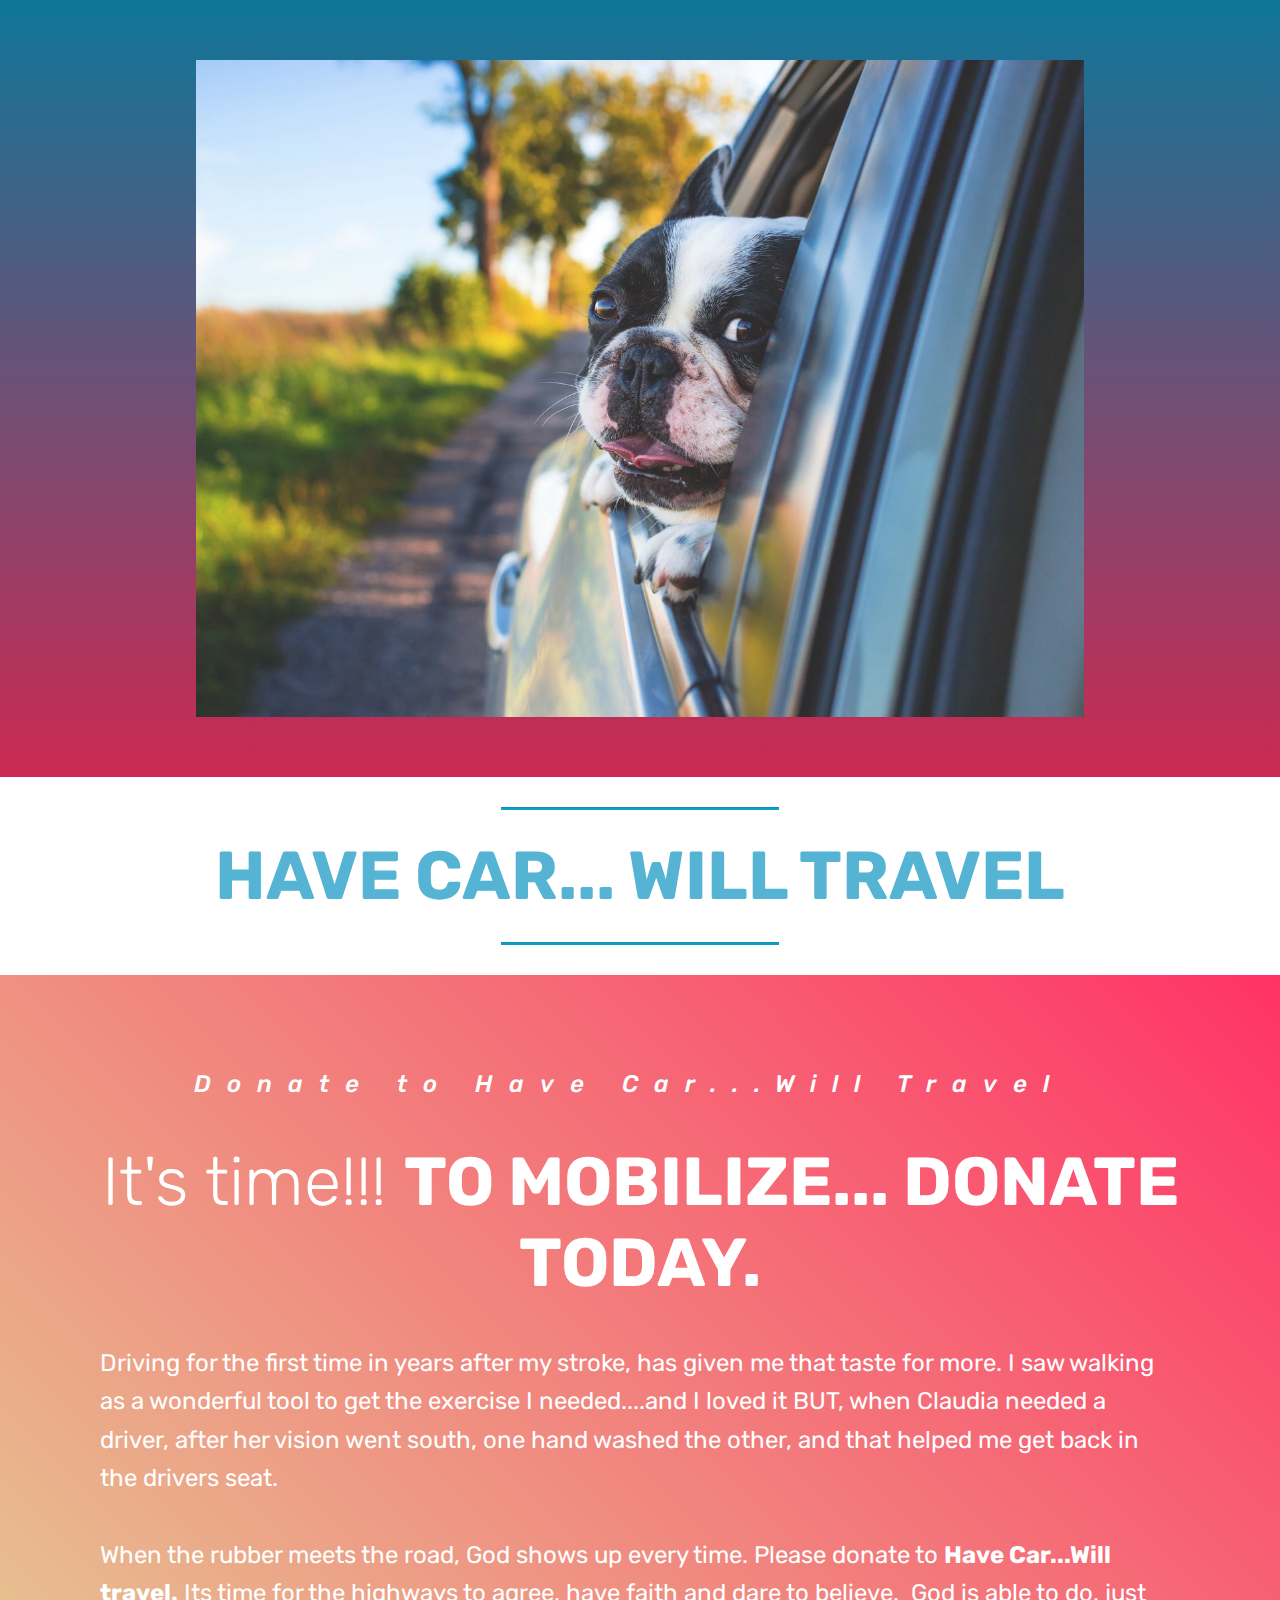
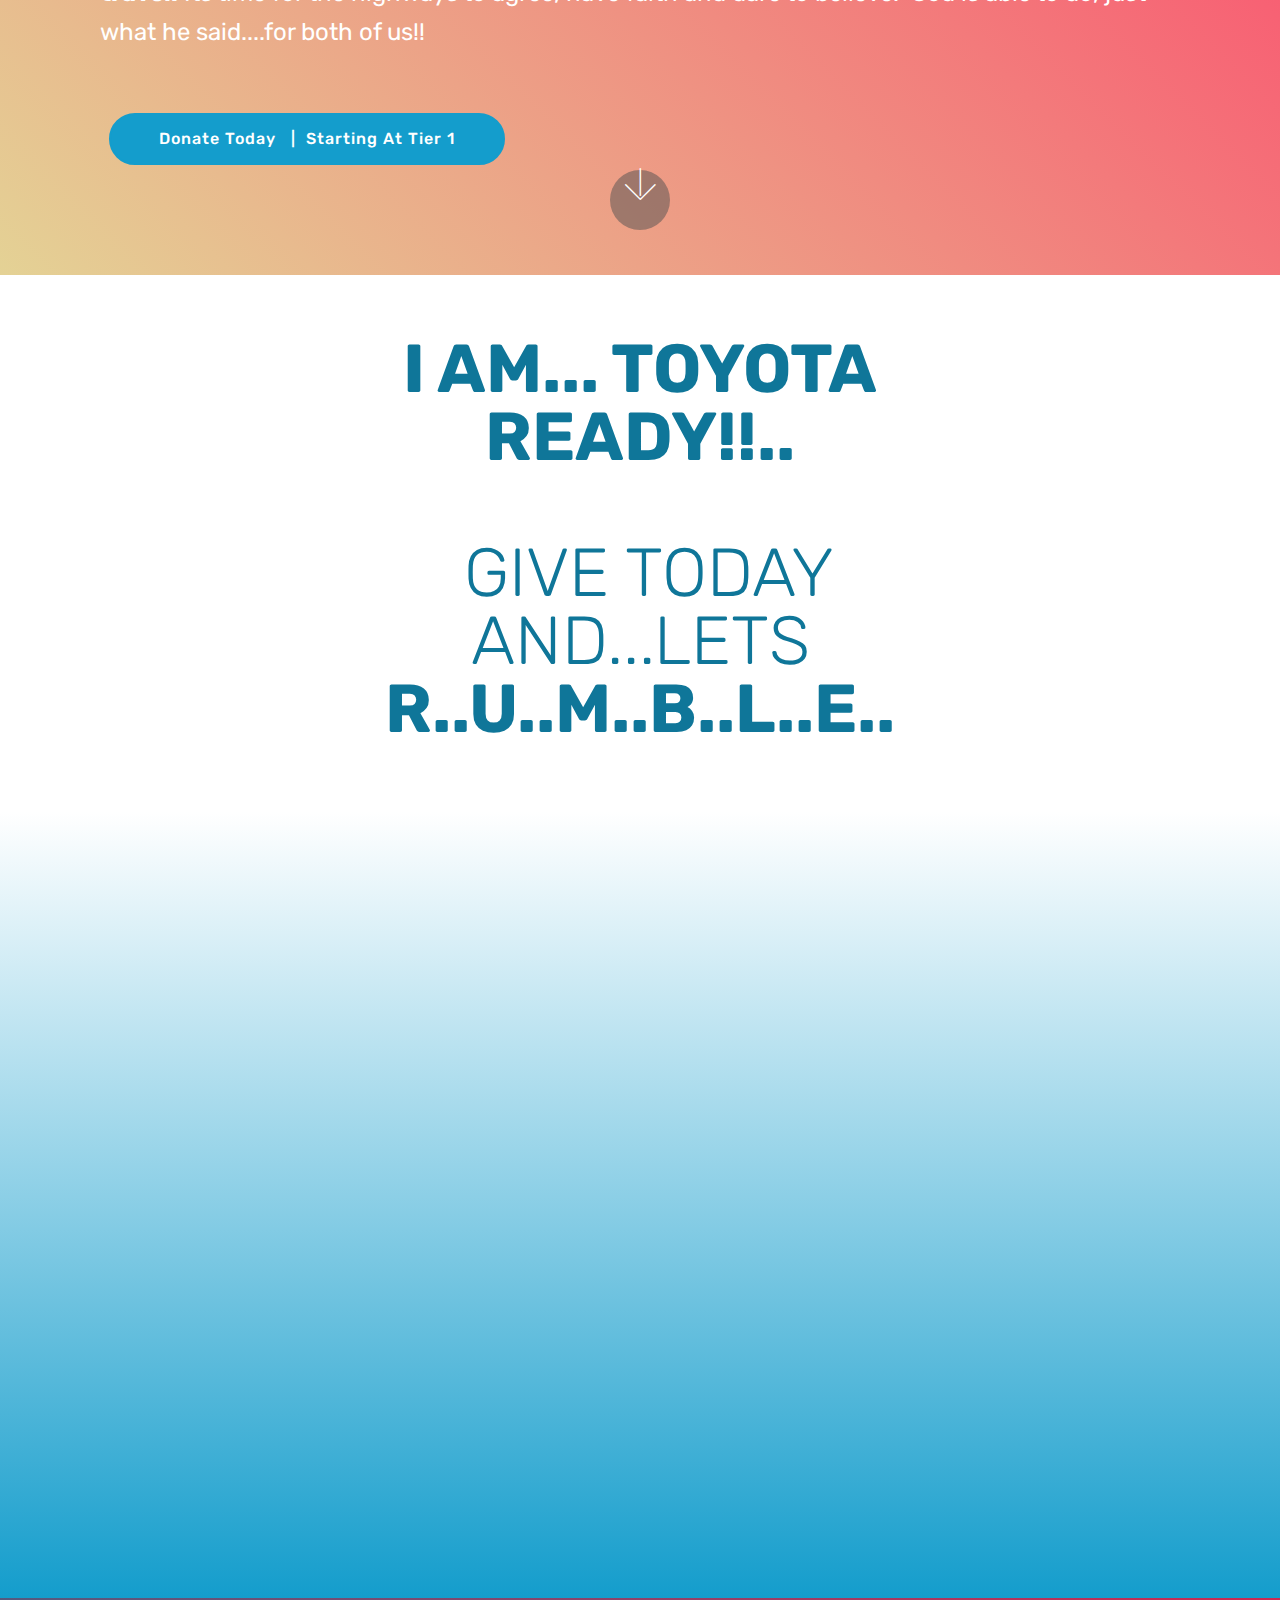
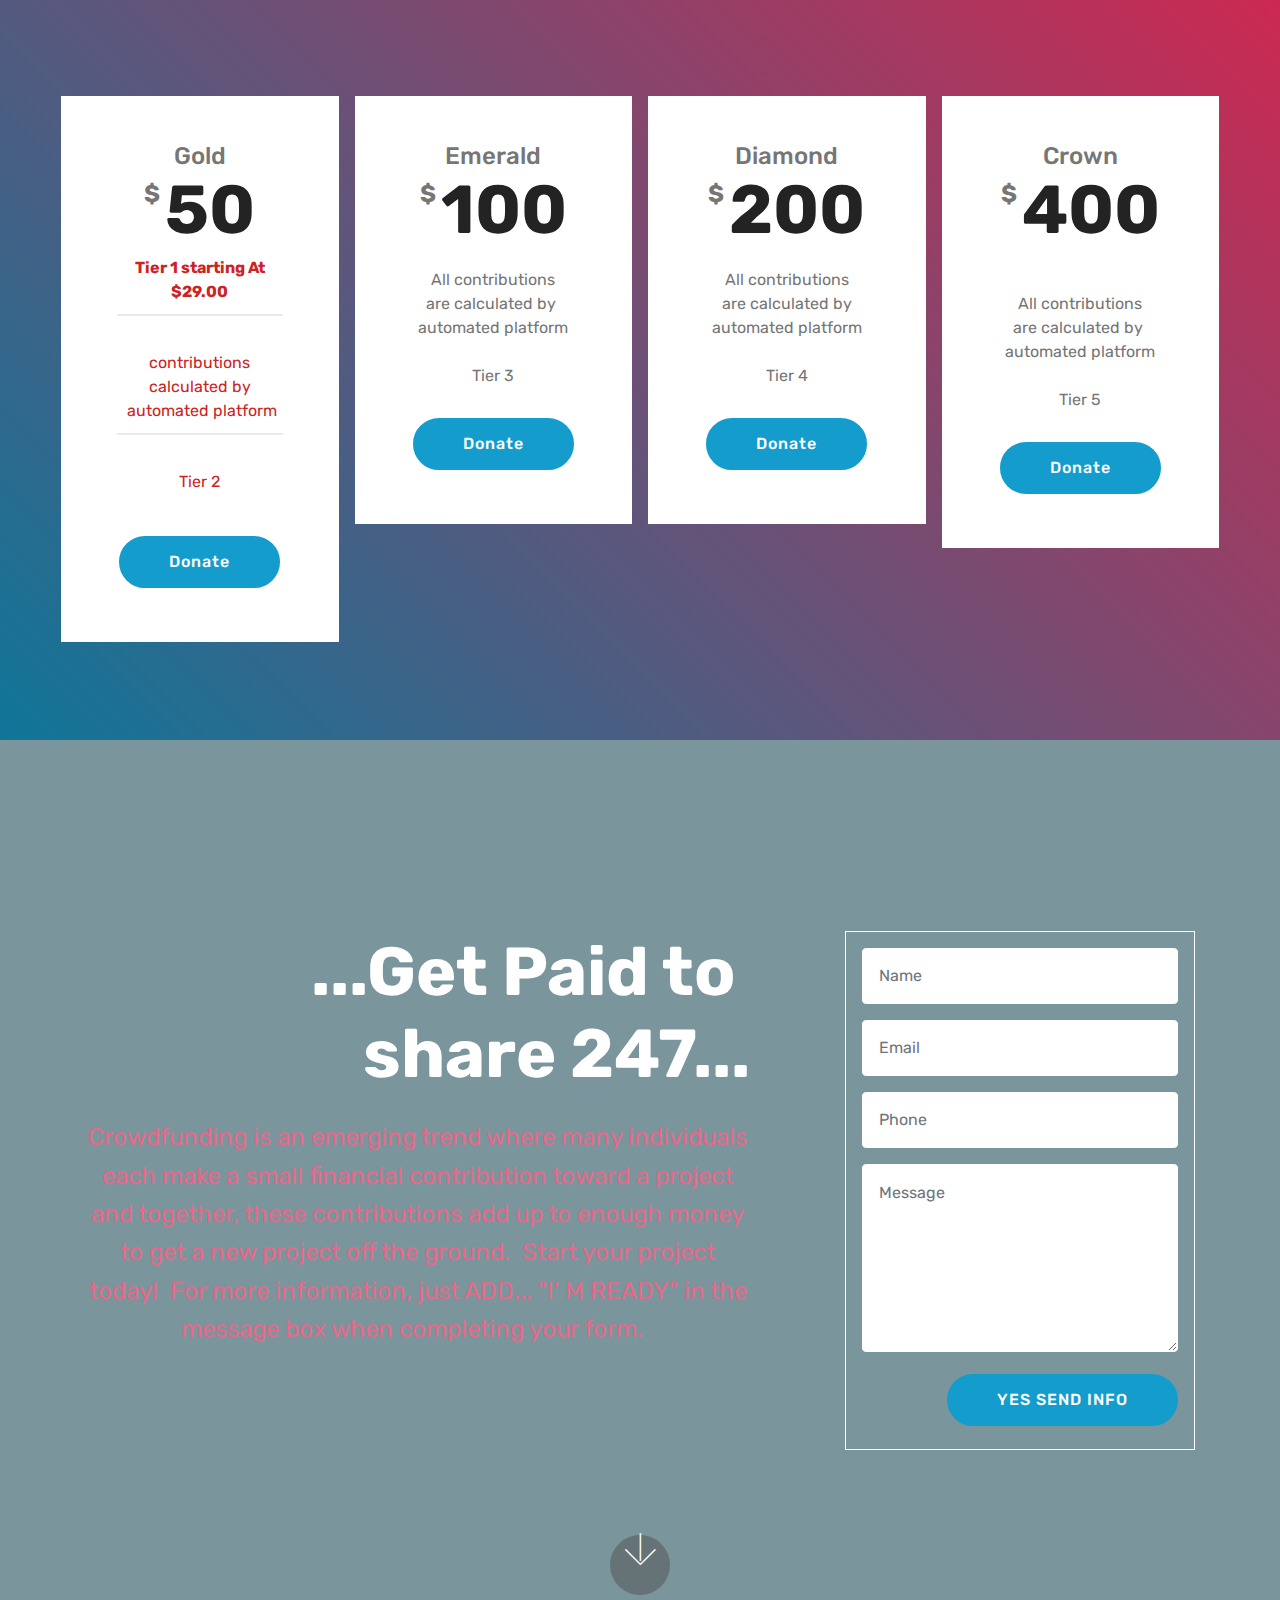
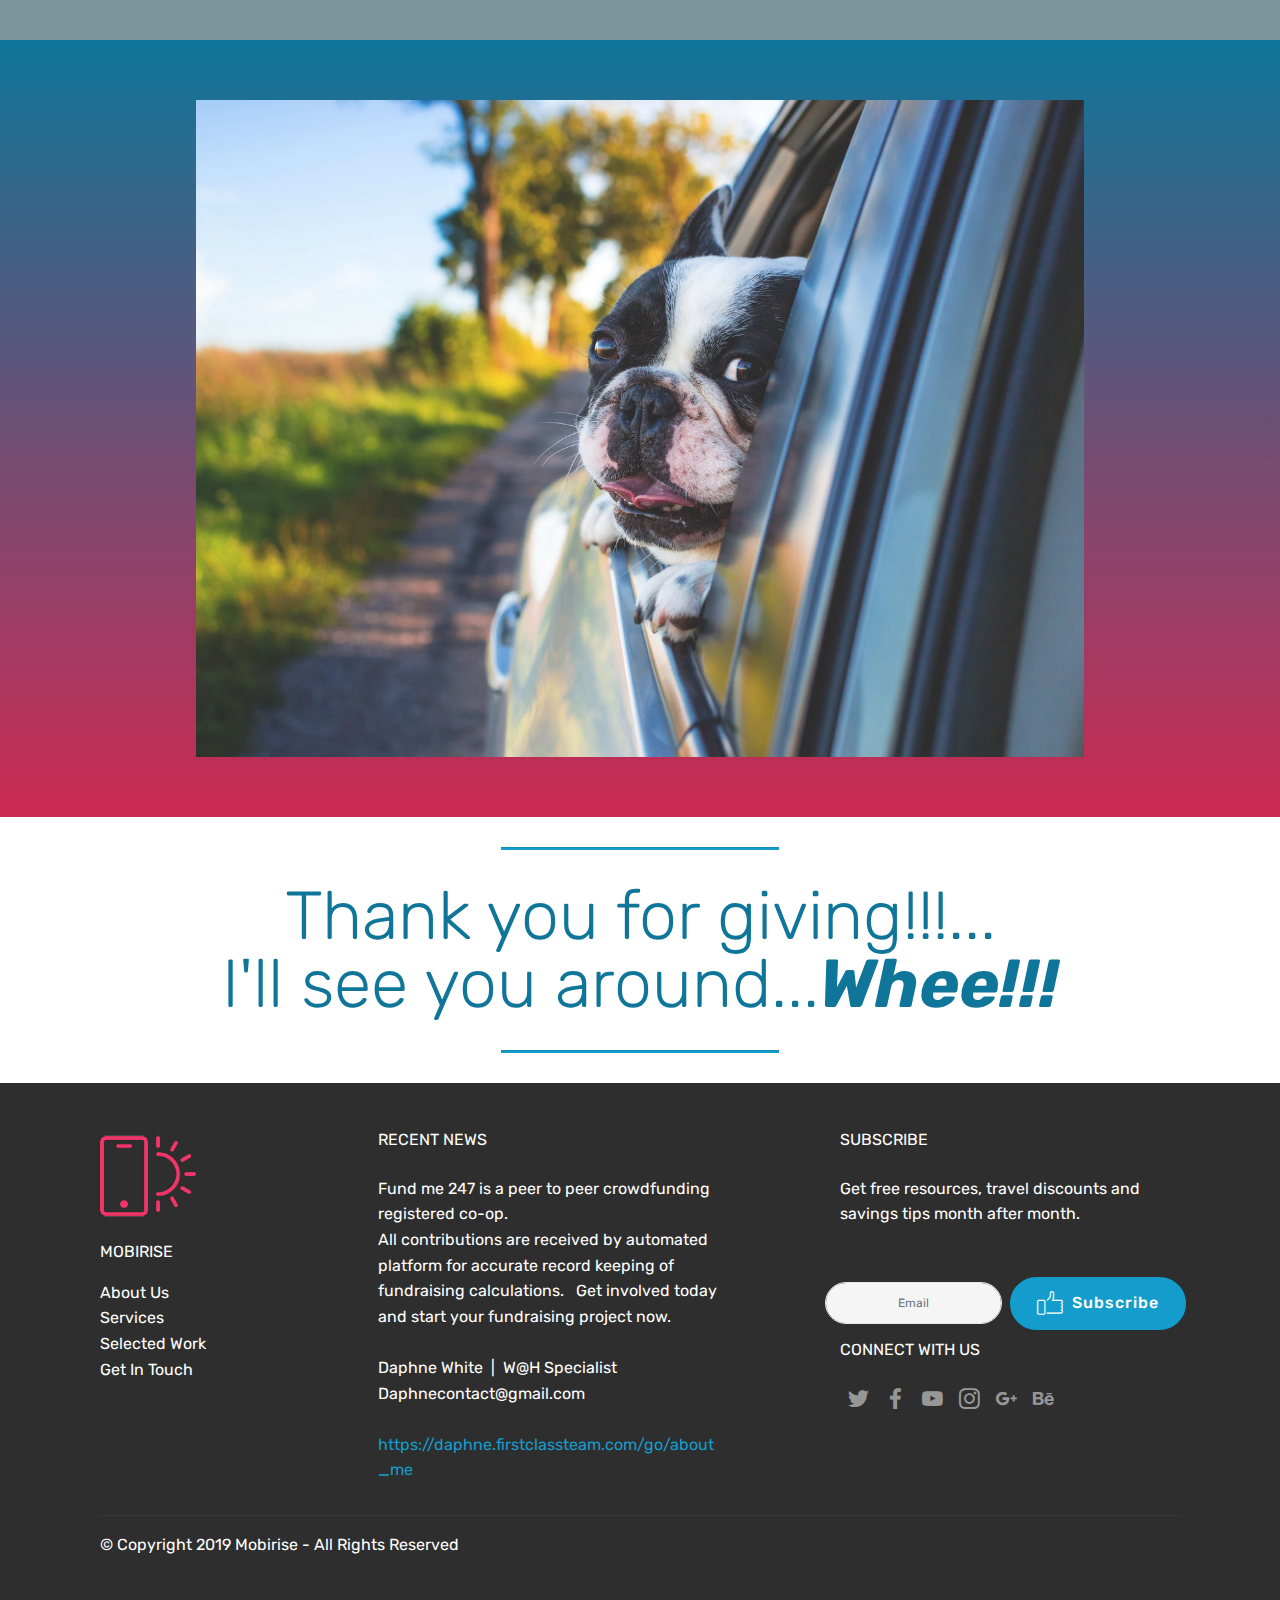
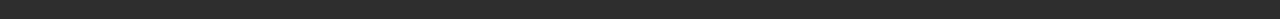
<file: index.html>
<!DOCTYPE html>
<html >
<head>
  <!-- Site made with Mobirise Website Builder v4.9.5, https://mobirise.com -->
  <meta charset="UTF-8">
  <meta http-equiv="X-UA-Compatible" content="IE=edge">
  <meta name="generator" content="Mobirise v4.9.5, mobirise.com">
  <meta name="viewport" content="width=device-width, initial-scale=1, minimum-scale=1">
  <link rel="shortcut icon" href="assets/images/logo4.png" type="image/x-icon">
  <meta name="description" content="">
  <title>Home</title>
  <link rel="stylesheet" href="assets/web/assets/mobirise-icons/mobirise-icons.css">
  <link rel="stylesheet" href="assets/tether/tether.min.css">
  <link rel="stylesheet" href="assets/bootstrap/css/bootstrap.min.css">
  <link rel="stylesheet" href="assets/bootstrap/css/bootstrap-grid.min.css">
  <link rel="stylesheet" href="assets/bootstrap/css/bootstrap-reboot.min.css">
  <link rel="stylesheet" href="assets/socicon/css/styles.css">
  <link rel="stylesheet" href="assets/theme/css/style.css">
  <link rel="stylesheet" href="assets/mobirise/css/mbr-additional.css" type="text/css">
  
  
  
</head>
<body>
  <section class="cid-rksi6KPZQ1" id="image3-y">

    

    <figure class="mbr-figure container">
            <div class="image-block" style="width: 80%;">
                <a href="page1.html"><img src="assets/images/mbr-1488x991.jpg" width="1400" alt="Mobirise" title=""></a>
                
            </div>
    </figure>
</section>

<section class="engine"><a href="https://mobirise.info/c">free site builder</a></section><section class="mbr-section article content9 cid-rkskpkATS6" id="content9-z">
    
     

    <div class="container">
        <div class="inner-container" style="width: 100%;">
            <hr class="line" style="width: 25%;">
            <div class="section-text align-center mbr-fonts-style display-1"><font color="#55b4d4"><strong>HAVE CAR... WILL TRAVEL</strong></font></div>
            <hr class="line" style="width: 25%;">
        </div>
        </div>
</section>

<section class="header11 cid-rkt5dorLsE mbr-fullscreen" id="header11-1a">

    <!-- Block parameters controls (Blue "Gear" panel) -->
    
    <!-- End block parameters -->

    
    <div class="container align-left">
        <div class="media-container-column mbr-white col-md-12">
            <h3 class="mbr-section-subtitle py-3 mbr-fonts-style display-5">Donate to Have Car...Will Travel&nbsp;</h3>
            <h1 class="mbr-section-title py-3 mbr-fonts-style display-1">It's time!!! <strong>TO MOBILIZE... DONATE TODAY.</strong></h1>
            <p class="mbr-text py-3 mbr-fonts-style display-5">Driving for the first time in years after my stroke,  has given me that taste for more. I saw walking as a wonderful tool to get the exercise I needed....and I loved it BUT, when Claudia needed a driver, after her vision went south, one hand washed the other, and that helped me get back in the drivers seat. &nbsp;<br><br>When the rubber meets the road, God shows up every time.  Please donate to <strong>Have Car...Will travel.</strong>   Its time for the highways to agree, have faith and dare to believe. &nbsp;God is able to do, just what he said....for both of us!!</p>
            <div class="mbr-section-btn py-4"><a class="btn btn-md btn-primary display-4" href=" https://www.fundme247.com/?u=WD3145">Donate Today &nbsp; | &nbsp;Starting At Tier 1</a></div>
        </div>
    </div>

    <div class="mbr-arrow hidden-sm-down" aria-hidden="true">
        <a href="#next">
            <i class="mbri-down mbr-iconfont"></i>
        </a>
    </div>
</section>

<section class="mbr-section content4 cid-rksuLQf3We" id="content4-12">

    

    <div class="container">
        <div class="media-container-row">
            <div class="title col-12 col-md-8">
                <h2 class="align-center pb-3 mbr-fonts-style display-1"><strong>I AM... TOYOTA READY!!..</strong><br><br>&nbsp;GIVE TODAY<br>AND...LETS<br><font color="#0f7699"><strong>R..U..M..B..L..E..</strong></font></h2>
                <h3 class="mbr-section-subtitle align-center mbr-light mbr-fonts-style display-5"><div></div></h3>
                
            </div>
        </div>
    </div>
</section>

<section class="cid-rksHciVwQS" id="video3-17">

    
    
    <figure class="mbr-figure align-center container">
        <div class="video-block" style="width: 80%;">
            <div><iframe class="mbr-embedded-video" src="https://www.youtube.com/embed/nM7n80rRfuI?rel=0&amp;amp;showinfo=0&amp;autoplay=1&amp;loop=1&amp;playlist=nM7n80rRfuI" width="800" height="600" frameborder="0" allowfullscreen></iframe></div>
        </div>
    </figure>
</section>

<section class="pricing-table1 cid-rktnSFUC6u" id="pricing-tables1-1d">

    

    
    <div class="container">
        <div class="media-container-row">

            <div class="plan col-12 mx-2 my-2 justify-content-center col-lg-3">
                <div class="plan-header text-center pt-5">
                    <h3 class="plan-title mbr-fonts-style display-5">Gold</h3>
                    <div class="plan-price">
                        <span class="price-value mbr-fonts-style display-5">
                            $
                        </span>
                        <span class="price-figure mbr-fonts-style display-1">50</span>
                        <small class="price-term mbr-fonts-style display-7"></small>
                    </div>
                </div>
                <div class="plan-body pb-5">
                    <div class="plan-list align-center">
                        <ul class="list-group list-group-flush mbr-fonts-style display-7">
                            <li class="list-group-item"><strong>Tier 1 starting At $29.00</strong></li><br><li class="list-group-item">contributions calculated by &nbsp;automated platform</li><br><li class="list-group-item">Tier 2</li>
                        </ul>
                    </div>
                    <div class="mbr-section-btn text-center pt-4"><a href=" https://www.fundme247.com/?u=WD3145" class="btn btn-primary display-4">Donate</a></div>
                </div>
            </div>

            <div class="plan col-12 mx-2 my-2 justify-content-center col-lg-3">
                <div class="plan-header text-center pt-5">
                    <h3 class="plan-title mbr-fonts-style display-5">Emerald</h3>
                    <div class="plan-price">
                        <span class="price-value mbr-fonts-style display-5">
                            $
                        </span>
                        <span class="price-figure mbr-fonts-style display-1">100</span>
                        <small class="price-term mbr-fonts-style display-7"></small>
                    </div>
                </div>
                <div class="plan-body pb-5">
                    <div class="plan-list align-center">
                        <ul class="list-group list-group-flush mbr-fonts-style display-7"><br>All contributions <br>are calculated by&nbsp;<br>automated  platform
<br><br><div>Tier 3</div></ul>
                    </div>
                    <div class="mbr-section-btn text-center pt-4"><a href=" https://www.fundme247.com/?u=WD3145" class="btn btn-primary display-4">Donate</a></div>
                </div>
            </div>

            <div class="plan col-12 mx-2 my-2 justify-content-center col-lg-3">
                <div class="plan-header text-center pt-5">
                    <h3 class="plan-title mbr-fonts-style display-5">Diamond</h3>
                    <div class="plan-price">
                        <span class="price-value mbr-fonts-style display-5">
                            $
                        </span>
                        <span class="price-figure mbr-fonts-style display-1">200</span>
                        <small class="price-term mbr-fonts-style display-7"></small>
                    </div>
                </div>
                <div class="plan-body pb-5">
                    <div class="plan-list align-center">
                        <ul class="list-group list-group-flush mbr-fonts-style display-7"><br>All contributions<br> are calculated by<br> automated  platform<br>
<br><div>Tier 4</div></ul>
                    </div>
                    <div class="mbr-section-btn text-center pt-4"><a href="https://www.fundme247.com/signup/?u=WD3145" class="btn btn-primary display-4">Donate</a></div>
                </div>
            </div>

            <div class="plan col-12 mx-2 my-2 justify-content-center col-lg-3">
                <div class="plan-header text-center pt-5">
                    <h3 class="plan-title mbr-fonts-style display-5">Crown</h3>
                    <div class="plan-price">
                        <span class="price-value mbr-fonts-style display-5">
                            $
                        </span>
                        <span class="price-figure mbr-fonts-style display-1">
                            400</span>
                        <small class="price-term mbr-fonts-style display-7"><br><br><br></small>
                    </div>
                </div>
                <div class="plan-body pb-5">
                    <div class="plan-list align-center">
                        <ul class="list-group list-group-flush mbr-fonts-style display-7">All contributions <br>are calculated by&nbsp;<br>automated platform<br><br>Tier 5</ul>
                    </div>
                    <div class="mbr-section-btn text-center pt-4"><a href="  https://www.fundme247.com/?u=WD3145" class="btn btn-primary display-4">Donate</a></div>
                </div>
            </div>
        </div>
    </div>
</section>

<section class="header15 cid-rksgckejk6 mbr-fullscreen mbr-parallax-background" id="header15-s">

    

    <div class="mbr-overlay" style="opacity: 0.5; background-color: rgb(7, 59, 76);"></div>

    <div class="container align-right">
        <div class="row">
            <div class="mbr-white col-lg-8 col-md-7 content-container">
                <h1 class="mbr-section-title mbr-bold pb-3 mbr-fonts-style display-1">...Get Paid to&nbsp;<br>share 247...</h1>
                <p class="mbr-text pb-3 mbr-fonts-style display-5">Crowdfunding is an emerging trend where many individuals each make a small financial contribution toward a project and together, these contributions add up to enough money to get a new project off the ground. &nbsp;Start your project today! &nbsp;For more information, just ADD... "I' M READY" in the message box when completing your form. &nbsp;</p>
            </div>
            <div class="col-lg-4 col-md-5">
                <div class="form-container">
                    <div class="media-container-column" data-form-type="formoid">
                        <!---Formbuilder Form--->
                        <form action="https://mobirise.com/" method="POST" class="mbr-form form-with-styler" data-form-title="Mobirise Form"><input type="hidden" name="email" data-form-email="true" value="I/EI21r6LwfoNfxuEClrj6m/ePFEm96TyJ6bUdlMZaR9rutiaAF07ncgkXmLQDGPNuTC/TnGONEnQsIKwuWSh66buk3tN+I1YFuRS7FqbgRolvuGUYgBrEgFAW0SkmbL">
                            <div class="row">
                                <div hidden="hidden" data-form-alert="" class="alert alert-success col-12">Congratulations!   Your Welcome package is on the way!!...</div>
                                <div hidden="hidden" data-form-alert-danger="" class="alert alert-danger col-12">
                                </div>
                            </div>
                            <div class="dragArea row">
                                <div class="col-md-12 form-group " data-for="name">
                                    <input type="text" name="name" placeholder="Name" data-form-field="Name" required="required" class="form-control px-3 display-7" id="name-header15-s">
                                </div>
                                <div class="col-md-12 form-group " data-for="email">
                                    <input type="email" name="email" placeholder="Email" data-form-field="Email" required="required" class="form-control px-3 display-7" id="email-header15-s">
                                </div>
                                <div data-for="phone" class="col-md-12 form-group ">
                                    <input type="tel" name="phone" placeholder="Phone" data-form-field="Phone" class="form-control px-3 display-7" id="phone-header15-s">
                                </div>
                                <div data-for="message" class="col-md-12 form-group ">
                                    <textarea name="message" placeholder="Message" data-form-field="Message" class="form-control px-3 display-7" id="message-header15-s"></textarea>
                                </div>
                                <div class="col-md-12 input-group-btn"><button type="submit" class="btn btn-form btn-primary display-4" href="mailto:Daphnecontact@gmail.com">YES SEND INFO</button></div>
                            </div>
                        </form><!---Formbuilder Form--->
                    </div>
                </div>
            </div>
        </div>
    </div>
    <div class="mbr-arrow hidden-sm-down" aria-hidden="true">
        <a href="#next">
            <i class="mbri-down mbr-iconfont"></i>
        </a>
    </div>
</section>

<section class="cid-rksdBoP1Fj" id="image3-o">

    

    <figure class="mbr-figure container">
            <div class="image-block" style="width: 80%;">
                <a href="page1.html"><img src="assets/images/mbr-1488x991.jpg" width="1400" alt="Mobirise" title=""></a>
                
            </div>
    </figure>
</section>

<section class="mbr-section article content9 cid-rksv5xj65r" id="content9-13">
    
     

    <div class="container">
        <div class="inner-container" style="width: 100%;">
            <hr class="line" style="width: 25%;">
            <div class="section-text align-center mbr-fonts-style display-1">Thank you for giving!!!...<br>I'll see you around...<strong><em>Whee!!!</em></strong></div>
            <hr class="line" style="width: 25%;">
        </div>
        </div>
</section>

<section class="footer4 cid-rktfZxOn5g" id="footer4-1b">

    

    

    <div class="container">
        <div class="media-container-row content mbr-white">
            <div class="col-md-3 col-sm-4">
                <div class="mb-3 img-logo">
                    <a href="https://mobirise.co/">
                        <img src="assets/images/logo2.png" alt="Mobirise">
                    </a>
                </div>
                <p class="mb-3 mbr-fonts-style foot-title display-7">
                    MOBIRISE
                </p>
                <p class="mbr-text mbr-fonts-style mbr-links-column display-7">
                    <a href="#" class="text-white">About Us</a>
                    <br><a href="#" class="text-white">Services</a>
                    <br><a href="#" class="text-white">Selected Work</a>
                    <br><a href="#" class="text-white">Get In Touch</a>
                </p>
            </div>
            <div class="col-md-4 col-sm-8">
                <p class="mb-4 foot-title mbr-fonts-style display-7">
                    RECENT NEWS
                </p>
                <p class="mbr-text mbr-fonts-style foot-text display-7">Fund me 247 is a peer to peer crowdfunding registered co-op. &nbsp;<br>All contributions are received by automated platform for accurate record keeping of fundraising calculations. &nbsp; Get involved today and start your fundraising project now.&nbsp;<br>
                    <br>Daphne White &nbsp;| &nbsp;W@H Specialist<br>Daphnecontact@gmail.com<br><br><a href="https://daphne.firstclassteam.com/go/about_me">https://daphne.firstclassteam.com/go/about_me</a><br></p>
            </div>
            <div class="col-md-4 offset-md-1 col-sm-12">
                <p class="mb-4 foot-title mbr-fonts-style display-7">
                    SUBSCRIBE
                </p>
                <p class="mbr-text mbr-fonts-style form-text display-7">
                    Get free resources, travel discounts and savings tips month after month.<br><br></p>
                <div class="media-container-column" data-form-type="formoid">
                    <!---Formbuilder Form--->
                    <form action="https://mobirise.com/" method="POST" class="mbr-form form-with-styler" data-form-title="Mobirise Form"><input type="hidden" name="email" data-form-email="true" value="IUnhzE7tt9t6RN8lz+/44/KD44Mlv/aPyK1OnJxXVthP8ZK26/A4qBegEFcGDboaEA41vH+5RKVrklvqC/RWTGgQwib/4kcb1pNjUpft1g/iiS8KVqW3YNhVccFjFReI">
                        <div class="row form-inline justify-content-center">
                            <div hidden="hidden" data-form-alert="" class="alert alert-success col-12">Thank you for subscribing to our monthly updates.</div>
                            <div hidden="hidden" data-form-alert-danger="" class="alert alert-danger col-12">
                                                    </div>
                        </div>
                        <div class="dragArea row form-inline justify-content-center">
                            <div class="col-auto  form-group " data-for="email">
                                <input type="email" name="email" placeholder="Email" data-form-field="Email" required="required" class="form-control input-sm input-inverse my-2 display-7" id="email-footer4-1b">
                            </div>
                            <div class="col-auto  input-group-btn  m-2"><button type="submit" class="btn btn-primary m-0 display-4" href="#bottom"><span class="mbri-like mbr-iconfont mbr-iconfont-btn"></span>Subscribe</button></div>
                        </div>
                    </form><!---Formbuilder Form--->
                </div>
                <p class="mb-4 mbr-fonts-style foot-title display-7">
                    CONNECT WITH US
                </p>
                <div class="social-list pl-0 mb-0">
                        <div class="soc-item">
                            <a href="https://twitter.com/mobirise" target="_blank">
                                <span class="socicon-twitter socicon mbr-iconfont mbr-iconfont-social"></span>
                            </a>
                        </div>
                        <div class="soc-item">
                            <a href="https://www.facebook.com/pages/Mobirise/1616226671953247" target="_blank">
                                <span class="socicon-facebook socicon mbr-iconfont mbr-iconfont-social"></span>
                            </a>
                        </div>
                        <div class="soc-item">
                            <a href="https://www.youtube.com/c/mobirise" target="_blank">
                                <span class="socicon-youtube socicon mbr-iconfont mbr-iconfont-social"></span>
                            </a>
                        </div>
                        <div class="soc-item">
                            <a href="https://instagram.com/mobirise" target="_blank">
                                <span class="socicon-instagram socicon mbr-iconfont mbr-iconfont-social"></span>
                            </a>
                        </div>
                        <div class="soc-item">
                            <a href="https://plus.google.com/u/0/+Mobirise" target="_blank">
                                <span class="socicon-googleplus socicon mbr-iconfont mbr-iconfont-social"></span>
                            </a>
                        </div>
                        <div class="soc-item">
                            <a href="https://www.behance.net/Mobirise" target="_blank">
                                <span class="socicon-behance socicon mbr-iconfont mbr-iconfont-social"></span>
                            </a>
                        </div>
                </div>
            </div>
        </div>
        <div class="footer-lower">
            <div class="media-container-row">
                <div class="col-sm-12">
                    <hr>
                </div>
            </div>
            <div class="media-container-row mbr-white">
                <div class="col-sm-12 copyright">
                    <p class="mbr-text mbr-fonts-style display-7">
                        © Copyright 2019 Mobirise - All Rights Reserved
                    </p>
                </div>
            </div>
        </div>
    </div>
</section>


  <script src="assets/web/assets/jquery/jquery.min.js"></script>
  <script src="assets/popper/popper.min.js"></script>
  <script src="assets/tether/tether.min.js"></script>
  <script src="assets/bootstrap/js/bootstrap.min.js"></script>
  <script src="assets/smoothscroll/smooth-scroll.js"></script>
  <script src="assets/parallax/jarallax.min.js"></script>
  <script src="assets/theme/js/script.js"></script>
  <script src="assets/formoid/formoid.min.js"></script>
  
  
</body>
</html>
</file>
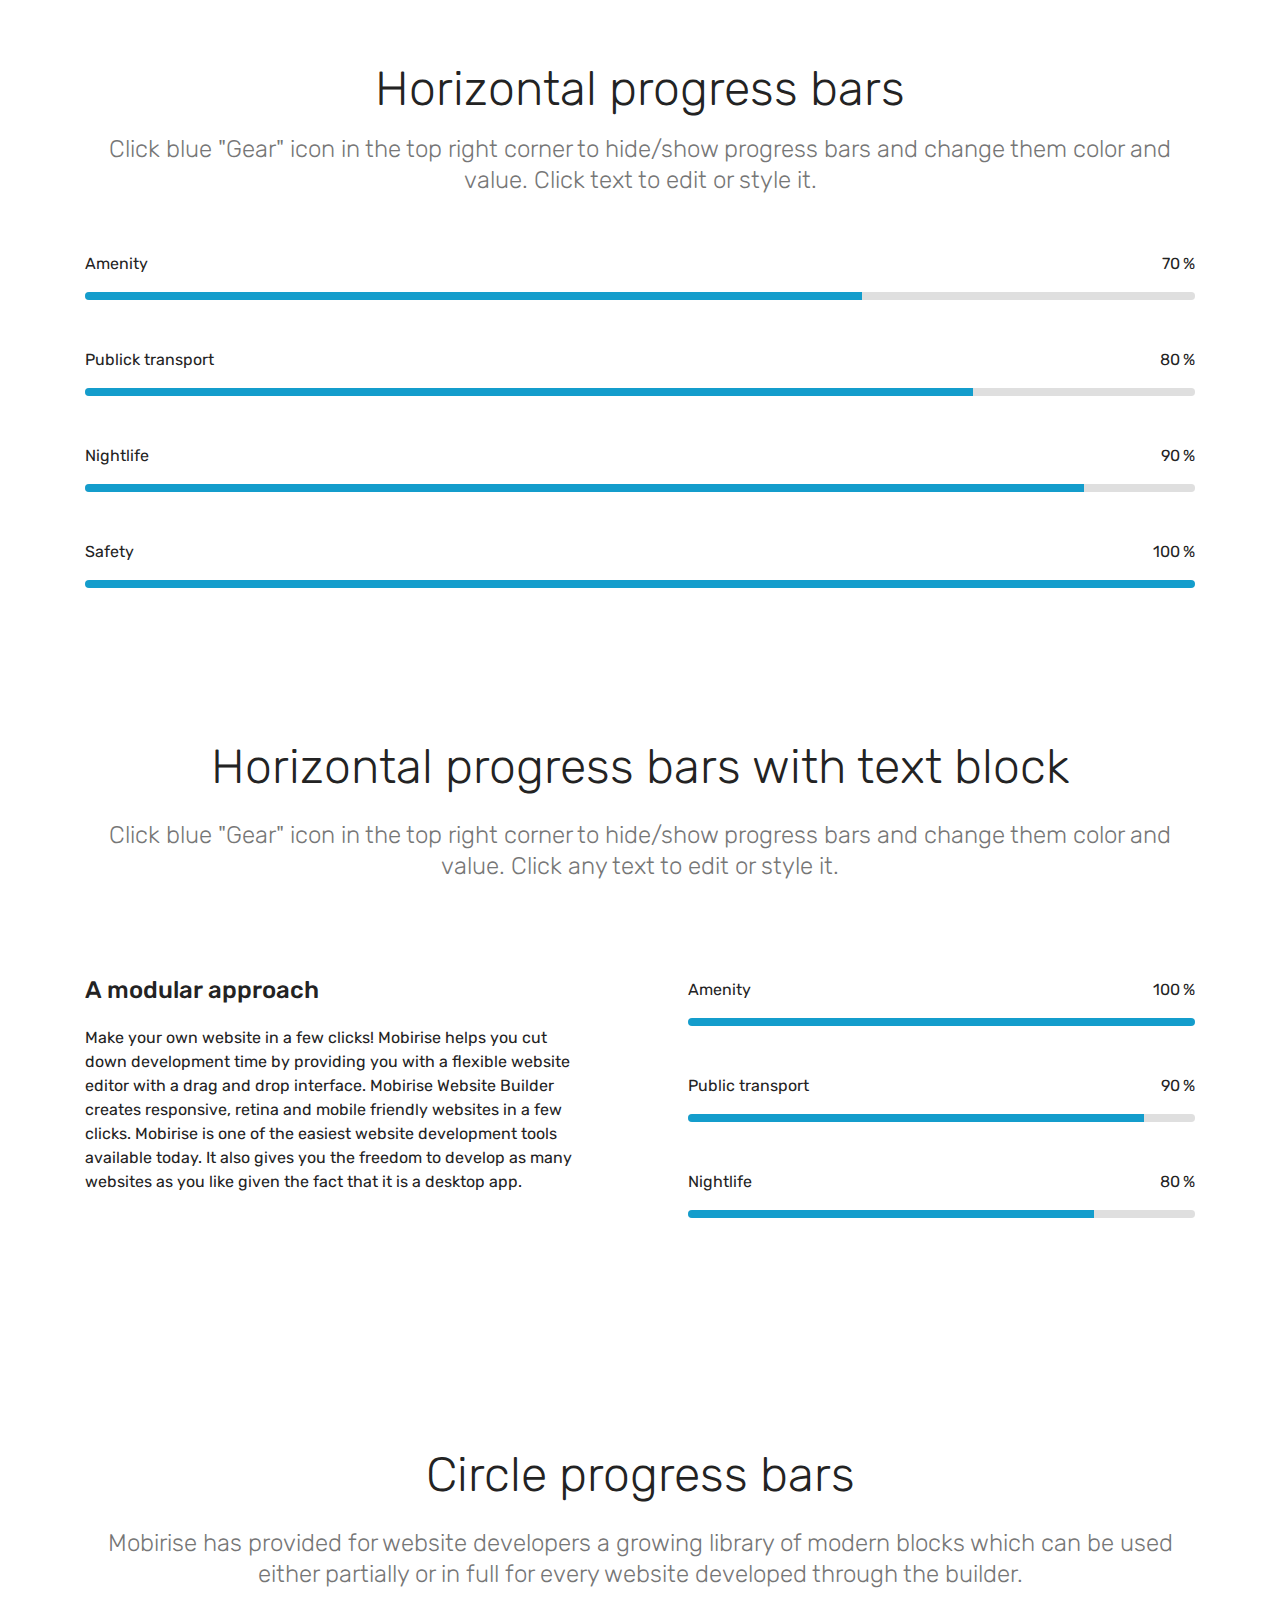
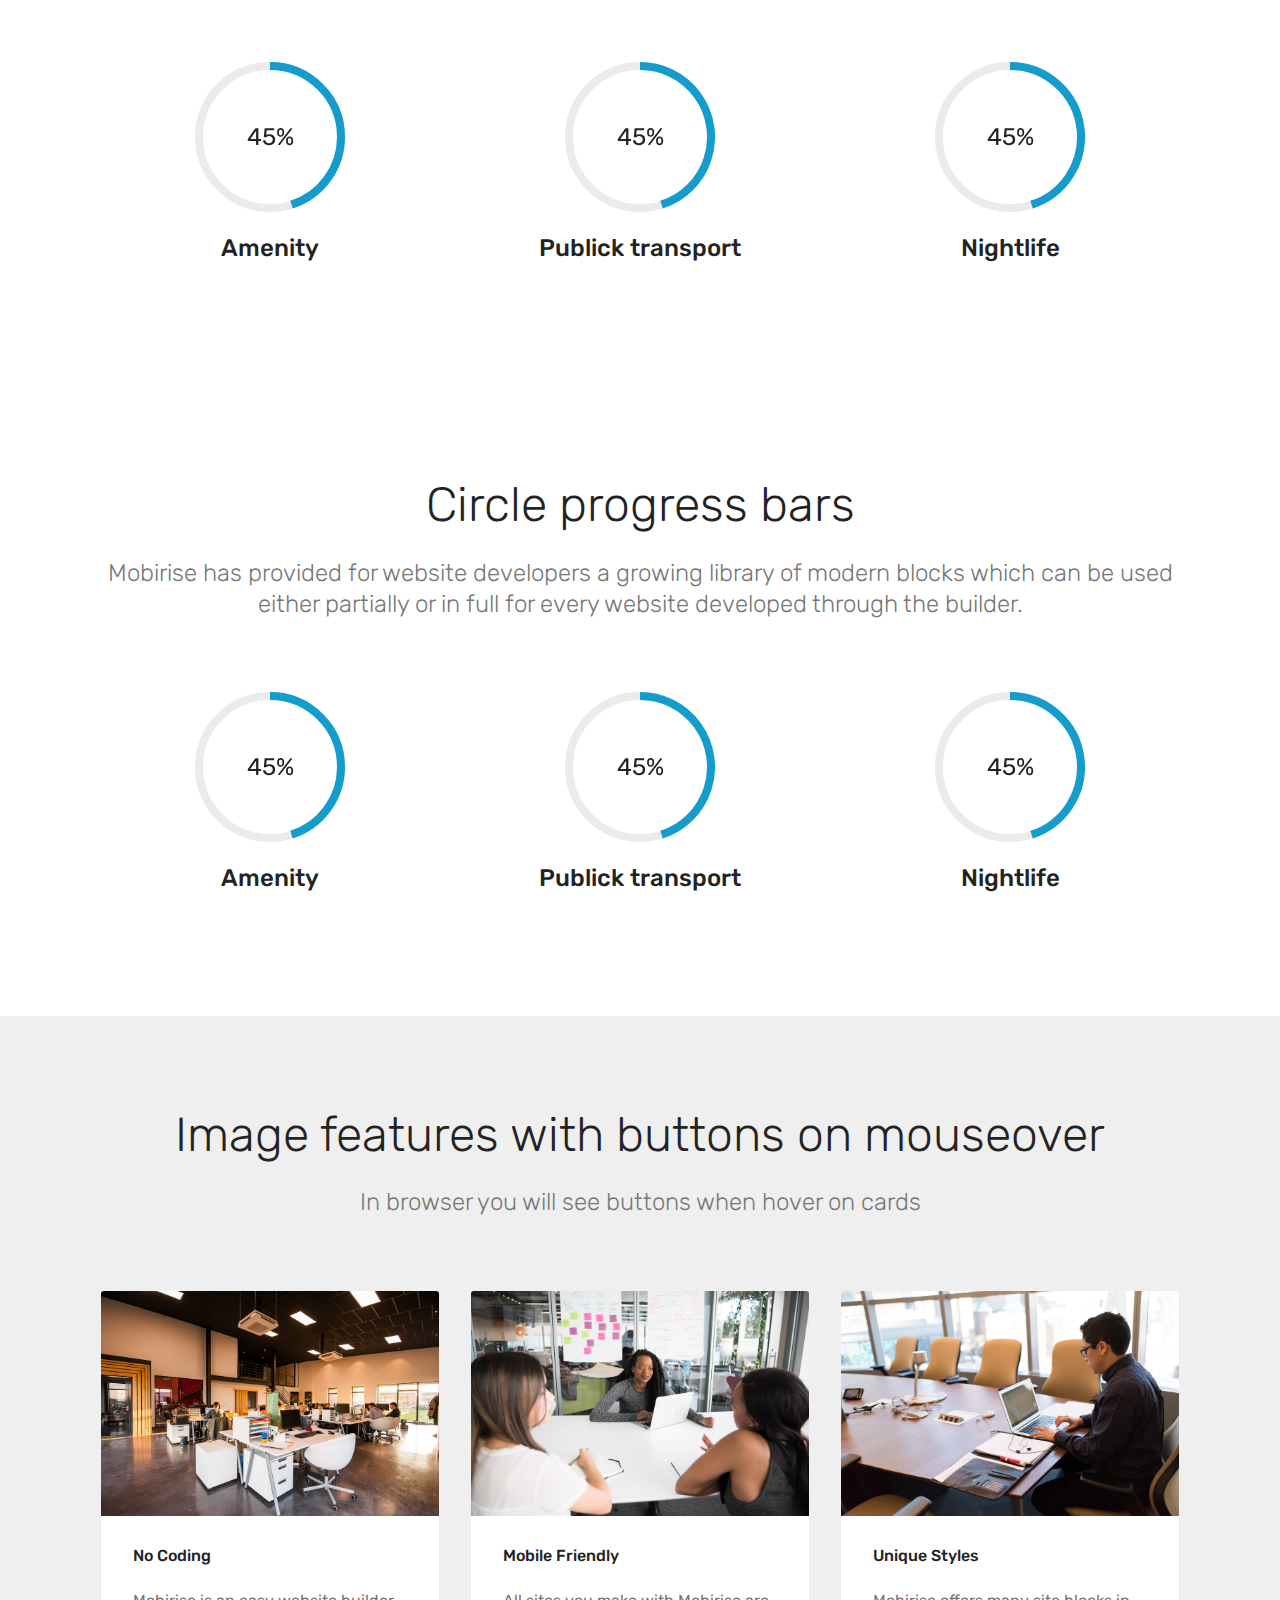
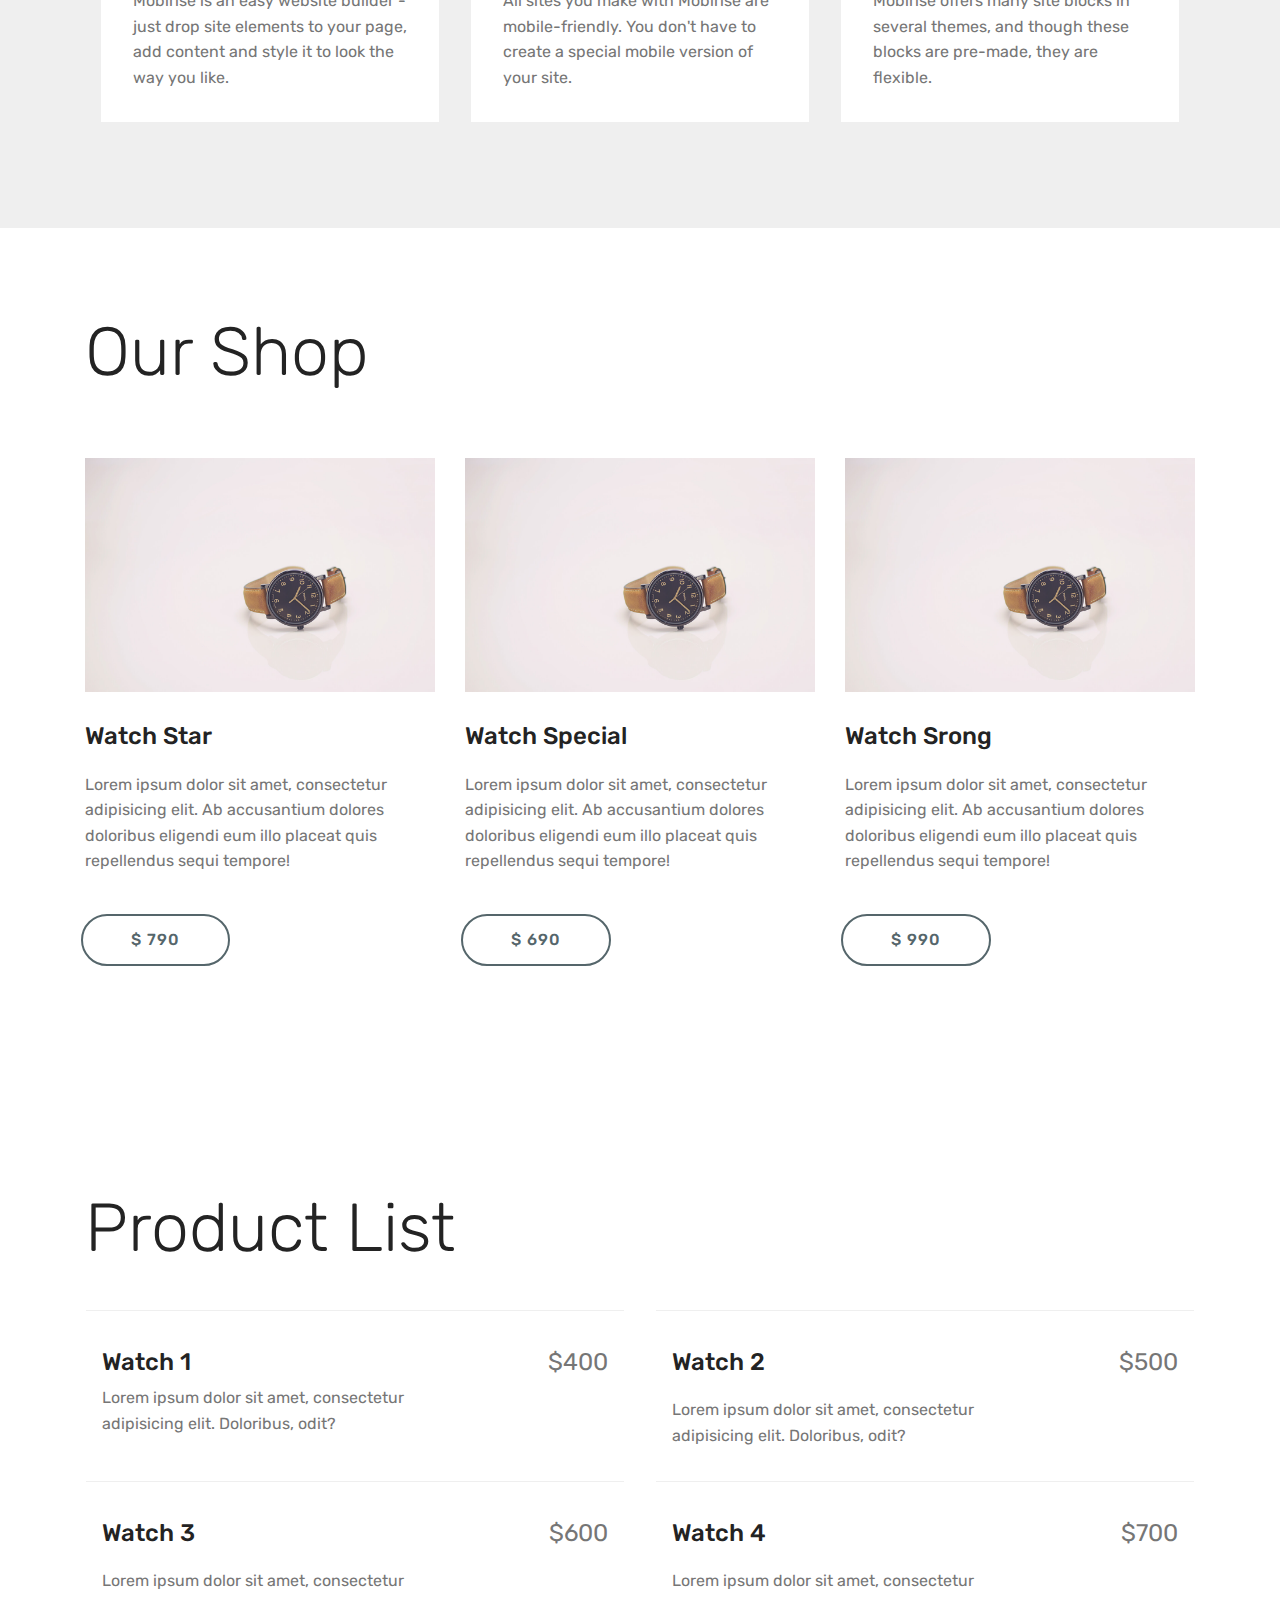
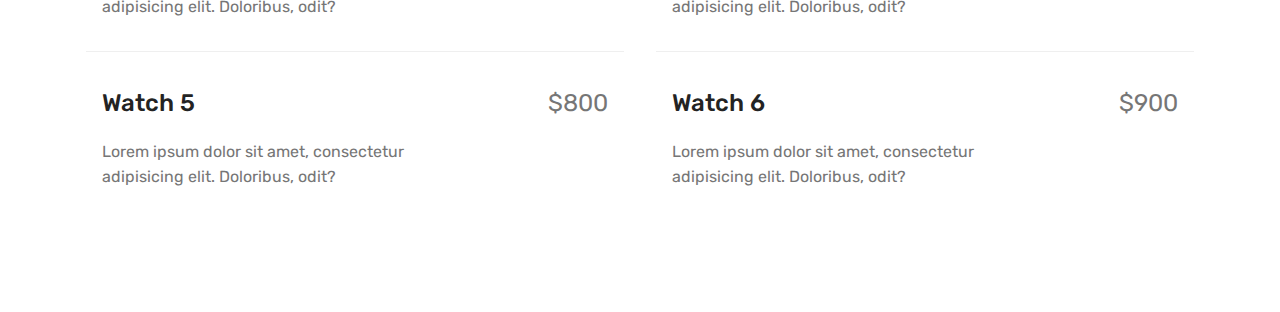
<file: page1.html>
<!DOCTYPE html>
<html >
<head>
  <!-- Site made with Mobirise Website Builder v4.9.5, https://mobirise.com -->
  <meta charset="UTF-8">
  <meta http-equiv="X-UA-Compatible" content="IE=edge">
  <meta name="generator" content="Mobirise v4.9.5, mobirise.com">
  <meta name="viewport" content="width=device-width, initial-scale=1, minimum-scale=1">
  <link rel="shortcut icon" href="assets/images/logo4.png" type="image/x-icon">
  <meta name="description" content="Web Builder Description">
  <title>Page 1</title>
  <link rel="stylesheet" href="assets/tether/tether.min.css">
  <link rel="stylesheet" href="assets/bootstrap/css/bootstrap.min.css">
  <link rel="stylesheet" href="assets/bootstrap/css/bootstrap-grid.min.css">
  <link rel="stylesheet" href="assets/bootstrap/css/bootstrap-reboot.min.css">
  <link rel="stylesheet" href="assets/as-pie-progress/css/progress.min.css">
  <link rel="stylesheet" href="assets/theme/css/style.css">
  <link rel="stylesheet" href="assets/mobirise/css/mbr-additional.css" type="text/css">
  
  
  
</head>
<body>
  <section class="progress-bars1 cid-rkrWYn14xy" id="progress-bars1-0">
    
    

    

    <div class="container">
        <h2 class="mbr-section-title pb-2 align-center mbr-fonts-style display-2">
            Horizontal progress bars
        </h2>

        <h3 class="mbr-section-subtitle pb-5 mbr-fonts-style display-5">
            Click blue "Gear" icon in the top right corner to hide/show progress bars and change them color and value. Click text to edit or style it.
        </h3>

        <div class="progress_elements">
            <div class="progress1 pb-5">
                <div class="title-wrap">
                    <div class="progressbar-title mbr-fonts-style display-7">
                        <p>
                            Amenity
                        </p>
                    </div>
                    <div class="progress_value mbr-fonts-style display-7">
                        <div class="progressbar-number"></div>
                        <span>%</span>
                    </div>
                </div>
                <progress class="progress progress-primary" max="100" value="70">
                </progress>
            </div>
            
            <div class="progress2 pb-5">
                <div class="title-wrap">
                    <div class="progressbar-title mbr-fonts-style display-7">
                        <p>
                           Publick transport
                        </p>
                    </div>
                <div class="progress_value mbr-fonts-style display-7">
                    <div class="progressbar-number"></div>
                    <span>%</span>
                </div>
                </div>
                <progress class="progress progress-primary" max="100" value="80">
                </progress>
            </div>
            
            <div class="progress3 pb-5">
                <div class="title-wrap">
                    <div class="progressbar-title mbr-fonts-style display-7">
                        <p>
                            Nightlife
                        </p>
                    </div>
                    <div class="progress_value mbr-fonts-style display-7">
                        <div class="progressbar-number"></div>
                        <span>%</span>
                    </div>
                </div>
                <progress class="progress progress-primary" max="100" value="90">
                </progress>
            </div>
            
            <div class="progress4">
                <div class="title-wrap">
                    <div class="progressbar-title mbr-fonts-style display-7">
                        <p>
                            Safety
                        </p>
                    </div>
                <div class="progress_value mbr-fonts-style display-7">
                    <div class="progressbar-number"></div>
                    <span>%</span>
                </div>
                </div>
                <progress class="progress progress-primary" max="100" value="100">
                </progress>
            </div>
        </div>
    </div>
</section>

<section class="engine"><a href="https://mobirise.info/x">css templates</a></section><section class="progress-bars2 cid-rkrX08vwpB" id="progress-bars2-1">
    
     

    

    <div class="container">
        <h2 class="mbr-section-title pb-3 align-center mbr-fonts-style display-2">
            Horizontal progress bars with text block
        </h2>

        <h3 class="mbr-section-subtitle mbr-fonts-style display-5">
            Click blue "Gear" icon in the top right corner to hide/show progress bars and change them color and value. Click any text to edit or style it.
        </h3>

        <div class="row pt-5 mt-5">
            <div class="col-md-6 text-elements">
                <h4 class="section-content-title pb-3 align-left mbr-fonts-style display-5">
                    A modular approach  
                </h4>
                <p class="section-content-text align-left mbr-fonts-style display-7">
                    Make your own website in a few clicks! Mobirise helps you cut down development time by providing you with a flexible website editor with a drag and drop interface. Mobirise Website Builder creates responsive, retina and mobile friendly websites in a few clicks. Mobirise is one of the easiest website development tools available today. It also gives you the freedom to develop as many websites as you like given the fact that it is a desktop app.
                </p>
            </div>
            <div class="progress_elements col-md-6">
                <div class="progress1 pb-5">
                    <div class="title-wrap">
                        <div class="progressbar-title mbr-fonts-style display-7">
                            <p>
                                Amenity
                            </p>
                        </div>
                        <div class="progress_value mbr-fonts-style display-7">
                            <div class="progressbar-number">
                            </div>
                            <span>%</span>
                        </div>
                    </div>
                    <progress class="progress progress-primary " max="100" value="100">
                    </progress>
                </div>
                 
                <div class="progress2 pb-5">
                    <div class="title-wrap">
                        <div class="progressbar-title mbr-fonts-style display-7">
                            <p>
                                Public transport
                            </p>
                        </div>
                    <div class="progress_value mbr-fonts-style display-7">
                        <div class="progressbar-number">
                        </div>
                        <span>%</span>
                    </div>
                    </div>
                    <progress class="progress progress-primary" max="100" value="90">
                    </progress>
                </div>
                
                <div class="progress3 pb-5">
                    <div class="title-wrap">
                        <div class="progressbar-title mbr-fonts-style display-7">
                            <p>
                                Nightlife
                            </p>
                        </div>
                    <div class="progress_value mbr-fonts-style display-7">
                        <div class="progressbar-number">
                        </div>
                        <span>%</span>
                    </div>
                    </div>
                    <progress class="progress progress-primary" max="100" value="80">
                    </progress>
                </div>
                
                
            
                
            </div>
        </div>
    </div>
</section>

<section class="progress-bars3 cid-rkrX1d3pBz" id="progress-bars3-2">
 
     

    
    
    <div class="container">
        <h2 class="mbr-section-title pb-3 align-center mbr-fonts-style display-2">
            Circle progress bars
        </h2>

        <h3 class="mbr-section-subtitle mbr-fonts-style display-5">
            Mobirise has provided for website developers a growing library of modern blocks which can be used either partially or in full for every website developed through the builder.
        </h3>
    
        <div class="media-container-row pt-5 mt-2">
            <div class="card p-3 align-center">
                <div class="wrap">
                    <div class="pie_progress progress1" role="progressbar" data-goal="50">
                        <p class="pie_progress__number mbr-fonts-style display-5"></p>
                    </div>
                </div> 
                <div class="mbr-crt-title pt-3">
                    <h4 class="card-title py-2 mbr-fonts-style display-5">
                        Amenity
                    </h4>
                </div>                 
            </div>

            <div class="card p-3 align-center">
                <div class="wrap">
                    <div class="pie_progress progress2" role="progressbar" data-goal="60">
                        <p class="pie_progress__number mbr-fonts-style display-5"></p>
                    </div>
                </div> 
                <div class="mbr-crt-title pt-3">
                    <h4 class="card-title py-2 mbr-fonts-style display-5">
                        Publick transport
                    </h4>
                </div>                 
            </div>

            <div class="card p-3 align-center">
                <div class="wrap">
                    <div class="pie_progress progress3" role="progressbar" data-goal="70">
                        <p class="pie_progress__number mbr-fonts-style display-5"></p>
                    </div>
                </div> 
                <div class="mbr-crt-title pt-3">
                    <h4 class="card-title py-2 mbr-fonts-style display-5">
                        Nightlife
                    </h4>
                </div>                 
            </div>

            

            

            
        </div>
</div></section>

<section class="progress-bars3 cid-rkrX30wkEA" id="progress-bars3-3">
 
     

    
    
    <div class="container">
        <h2 class="mbr-section-title pb-3 align-center mbr-fonts-style display-2">
            Circle progress bars
        </h2>

        <h3 class="mbr-section-subtitle mbr-fonts-style display-5">
            Mobirise has provided for website developers a growing library of modern blocks which can be used either partially or in full for every website developed through the builder.
        </h3>
    
        <div class="media-container-row pt-5 mt-2">
            <div class="card p-3 align-center">
                <div class="wrap">
                    <div class="pie_progress progress1" role="progressbar" data-goal="50">
                        <p class="pie_progress__number mbr-fonts-style display-5"></p>
                    </div>
                </div> 
                <div class="mbr-crt-title pt-3">
                    <h4 class="card-title py-2 mbr-fonts-style display-5">
                        Amenity
                    </h4>
                </div>                 
            </div>

            <div class="card p-3 align-center">
                <div class="wrap">
                    <div class="pie_progress progress2" role="progressbar" data-goal="60">
                        <p class="pie_progress__number mbr-fonts-style display-5"></p>
                    </div>
                </div> 
                <div class="mbr-crt-title pt-3">
                    <h4 class="card-title py-2 mbr-fonts-style display-5">
                        Publick transport
                    </h4>
                </div>                 
            </div>

            <div class="card p-3 align-center">
                <div class="wrap">
                    <div class="pie_progress progress3" role="progressbar" data-goal="70">
                        <p class="pie_progress__number mbr-fonts-style display-5"></p>
                    </div>
                </div> 
                <div class="mbr-crt-title pt-3">
                    <h4 class="card-title py-2 mbr-fonts-style display-5">
                        Nightlife
                    </h4>
                </div>                 
            </div>

            

            

            
        </div>
</div></section>

<section class="features18 popup-btn-cards cid-rkrXeiwgIJ" id="features18-4">

    

    
    <div class="container">
        <h2 class="mbr-section-title pb-3 align-center mbr-fonts-style display-2">
            Image features with buttons on mouseover
        </h2>
        <h3 class="mbr-section-subtitle display-5 align-center mbr-fonts-style mbr-light">
            In browser you will see buttons when hover on cards
        </h3>
        <div class="media-container-row pt-5 ">
            <div class="card p-3 col-12 col-md-6 col-lg-4">
                <div class="card-wrapper ">
                    <div class="card-img">
                        <div class="mbr-overlay"></div>
                        <div class="mbr-section-btn text-center">
                            <a href="https://mobirise.co" class="btn btn-primary display-4">Learn More</a>
                        </div>
                        <img src="assets/images/background1.jpg" alt="Mobirise">
                    </div>
                    <div class="card-box">
                        <h4 class="card-title mbr-fonts-style display-7">
                            No Coding
                        </h4>
                        <p class="mbr-text mbr-fonts-style align-left display-7">
                            Mobirise is an easy website builder - just drop site elements to your page, add content and style it to look the way you like.
                        </p>
                    </div>
                </div>
            </div>
            <div class="card p-3 col-12 col-md-6 col-lg-4">
                <div class="card-wrapper">
                    <div class="card-img">
                        <div class="mbr-overlay"></div>
                        <div class="mbr-section-btn text-center">
                            <a href="https://mobirise.co" class="btn btn-primary display-4">Learn More</a>
                        </div>
                        <img src="assets/images/background2.jpg" alt="Mobirise">
                    </div>
                    <div class="card-box">
                        <h4 class="card-title mbr-fonts-style display-7">
                            Mobile Friendly
                        </h4>
                        <p class="mbr-text mbr-fonts-style display-7">
                           All sites you make with Mobirise are mobile-friendly. You don't have to create a special mobile version of your site.
                        </p>
                    </div>
                </div>
            </div>

            <div class="card p-3 col-12 col-md-6 col-lg-4">
                <div class="card-wrapper">
                    <div class="card-img">
                        <div class="mbr-overlay"></div>
                        <div class="mbr-section-btn text-center">
                            <a href="https://mobirise.co" class="btn btn-primary display-4">Learn More</a>
                        </div>
                        <img src="assets/images/background3.jpg" alt="Mobirise">
                    </div>
                    <div class="card-box">
                        <h4 class="card-title mbr-fonts-style display-7">
                            Unique Styles
                        </h4>
                        <p class="mbr-text mbr-fonts-style display-7">
                            Mobirise offers many site blocks in several themes, and though these blocks are pre-made, they are flexible.
                        </p>
                    </div>
                </div>
            </div>

            
        </div>
    </div>
</section>

<section class="services1 cid-rkrXhoCvKe" id="services1-5">
    <!---->
    
    <!---->
    <!--Overlay-->
    
    <!--Container-->
    <div class="container">
        <div class="row justify-content-center">
            <!--Titles-->
            <div class="title pb-5 col-12">
                <h2 class="align-left pb-3 mbr-fonts-style display-1">
                    Our Shop
                </h2>
                
            </div>
            <!--Card-1-->
            <div class="card col-12 col-md-6 col-lg-4">
                <div class="card-wrapper">
                    <div class="card-img">
                        <img src="assets/images/product1.jpg" alt="Mobirise">
                    </div>
                    <div class="card-box pb-md-5">
                        <h4 class="card-title mbr-fonts-style display-5">
                            Watch Star
                        </h4>
                        <p class="mbr-text mbr-fonts-style display-7">
                            Lorem ipsum dolor sit amet, consectetur adipisicing elit. Ab accusantium dolores doloribus
                            eligendi eum illo placeat quis repellendus sequi tempore!
                        </p>
                        <!--Btn-->
                        <div class="mbr-section-btn align-left">
                            <a href="https://mobirise.co" class="btn btn-warning-outline display-4">
                                $ 790
                            </a>
                        </div>
                    </div>
                </div>
            </div>
            <!--Card-2-->
            <div class="card col-12 col-md-6 col-lg-4">
                <div class="card-wrapper">
                    <div class="card-img">
                        <img src="assets/images/product1.jpg" alt="Mobirise">
                    </div>
                    <div class="card-box pb-md-5">
                        <h4 class="card-title mbr-fonts-style display-5">
                            Watch Special
                        </h4>
                        <p class="mbr-text mbr-fonts-style display-7">
                            Lorem ipsum dolor sit amet, consectetur adipisicing elit. Ab accusantium dolores doloribus
                            eligendi eum illo placeat quis repellendus sequi tempore!
                        </p>
                        <!--Btn-->
                        <div class="mbr-section-btn align-left">
                            <a href="https://mobirise.co" class="btn btn-warning-outline display-4">
                                $ 690
                            </a>
                        </div>
                    </div>
                </div>
            </div>
            <!--Card-3-->
            <div class="card col-12 col-md-6 col-lg-4 last-child">
                <div class="card-wrapper">
                    <div class="card-img">
                        <img src="assets/images/product1.jpg" alt="Mobirise">
                    </div>
                    <div class="card-box">
                        <h4 class="card-title mbr-fonts-style display-5">
                            Watch Srong
                        </h4>
                        <p class="mbr-text mbr-fonts-style display-7">
                            Lorem ipsum dolor sit amet, consectetur adipisicing elit. Ab accusantium dolores doloribus
                            eligendi eum illo placeat quis repellendus sequi tempore!
                        </p>
                        <!--Btn-->
                        <div class="mbr-section-btn align-left">
                            <a href="https://mobirise.co" class="btn btn-warning-outline display-4">
                                $ 990
                            </a>
                        </div>
                    </div>
                </div>
            </div>
            <!--Card-4-->
            
        </div>
    </div>
</section>

<section class="services3 cid-rkrXj0FADo" id="services3-6">
    <!---->
    
    <!---->
    <!--Overlay-->
    
    <!--Container-->
    <div class="container">
        <div class="row">
            <!--Titles-->
            <div class="title pb-5 col-12">
                <h2 class="align-left mbr-fonts-style display-1">
                    Product List
                </h2>
                
            </div>
            <!--Card-1-->
            <div class="card px-3 col-12 col-md-6">
                <div class="card-wrapper media-container-row media-container-row">
                    <div class="card-box">
                        <div class="top-line pb-1">
                            <h4 class="card-title mbr-fonts-style display-5">
                                Watch 1
                            </h4>
                            <p class="mbr-text card-title cost mbr-fonts-style m-0 display-5">
                                $400
                            </p>
                        </div>
                        <div class="bottom-line">
                            <p class="mbr-text mbr-fonts-style display-7">
                                Lorem ipsum dolor sit amet, consectetur adipisicing elit. Doloribus, odit?
                            </p>
                        </div>
                    </div>
                </div>
            </div>
            <!--Card-2-->
            <div class="card px-3 col-12 col-md-6">
                <div class="card-wrapper media-container-row media-container-row">
                    <div class="card-box">
                        <div class="top-line pb-3">
                            <h4 class="card-title mbr-fonts-style display-5">
                                Watch 2
                            </h4>
                            <p class="mbr-text card-title cost mbr-fonts-style m-0 display-5">
                                $500
                            </p>
                        </div>
                        <div class="bottom-line">
                            <p class="mbr-text mbr-fonts-style display-7">
                                Lorem ipsum dolor sit amet, consectetur adipisicing elit. Doloribus, odit?
                            </p>
                        </div>
                    </div>
                </div>
            </div>
            <!--Card-3-->
            <div class="card px-3 col-12 col-md-6">
                <div class="card-wrapper media-container-row media-container-row">
                    <div class="card-box">
                        <div class="top-line pb-3">
                            <h4 class="card-title mbr-fonts-style display-5">
                                Watch 3
                            </h4>
                            <p class="mbr-text card-title cost mbr-fonts-style m-0 display-5">
                                $600
                            </p>
                        </div>
                        <div class="bottom-line">
                            <p class="mbr-text mbr-fonts-style display-7">
                                Lorem ipsum dolor sit amet, consectetur adipisicing elit. Doloribus, odit?
                            </p>
                        </div>
                    </div>
                </div>
            </div>
            <!--Card-4-->
            <div class="card px-3 col-12 col-md-6">
                <div class="card-wrapper media-container-row media-container-row">
                    <div class="card-box">
                        <div class="top-line pb-3">
                            <h4 class="card-title mbr-fonts-style display-5">
                                Watch 4
                            </h4>
                            <p class="mbr-text card-title cost mbr-fonts-style m-0 display-5">
                                $700
                            </p>
                        </div>
                        <div class="bottom-line">
                            <p class="mbr-text mbr-fonts-style display-7">
                                Lorem ipsum dolor sit amet, consectetur adipisicing elit. Doloribus, odit?
                            </p>
                        </div>
                    </div>
                </div>
            </div>
            <!--Card-5-->
            <div class="card px-3 col-12 col-md-6">
                <div class="card-wrapper media-container-row media-container-row">
                    <div class="card-box">
                        <div class="top-line pb-3">
                            <h4 class="card-title mbr-fonts-style display-5">
                                Watch 5
                            </h4>
                            <p class="mbr-text card-title cost mbr-fonts-style m-0 display-5">
                                $800
                            </p>
                        </div>
                        <div class="bottom-line">
                            <p class="mbr-text mbr-fonts-style display-7">
                                Lorem ipsum dolor sit amet, consectetur adipisicing elit. Doloribus, odit?
                            </p>
                        </div>
                    </div>
                </div>
            </div>
            <!--Card-6-->
            <div class="card px-3 col-12 col-md-6">
                <div class="card-wrapper media-container-row media-container-row">
                    <div class="card-box">
                        <div class="top-line pb-3">
                            <h4 class="card-title mbr-fonts-style display-5">
                                Watch 6
                            </h4>
                            <p class="mbr-text card-title cost mbr-fonts-style m-0 display-5">
                                $900
                            </p>
                        </div>
                        <div class="bottom-line">
                            <p class="mbr-text mbr-fonts-style display-7">
                                Lorem ipsum dolor sit amet, consectetur adipisicing elit. Doloribus, odit?
                            </p>
                        </div>
                    </div>
                </div>
            </div>
            <!--Card-7-->
            
            <!--Card-8-->
            
            <!--Card-9-->
            
            <!--Card-10-->
            
            <!--Card-11-->
            
            <!--Card-12-->
            
        </div>
    </div>
</section>


  <script src="assets/web/assets/jquery/jquery.min.js"></script>
  <script src="assets/popper/popper.min.js"></script>
  <script src="assets/tether/tether.min.js"></script>
  <script src="assets/bootstrap/js/bootstrap.min.js"></script>
  <script src="assets/smoothscroll/smooth-scroll.js"></script>
  <script src="assets/as-pie-progress/jquery-as-pie-progress.min.js"></script>
  <script src="assets/mbr-popup-btns/mbr-popup-btns.js"></script>
  <script src="assets/theme/js/script.js"></script>
  
  
</body>
</html>
</file>
<file: assets/web/assets/mobirise-icons/mobirise-icons.css>
@font-face {
  font-family: 'MobiriseIcons';
  src:  url('mobirise-icons.eot?spat4u');
  src:  url('mobirise-icons.eot?spat4u#iefix') format('embedded-opentype'),
    url('mobirise-icons.ttf?spat4u') format('truetype'),
    url('mobirise-icons.woff?spat4u') format('woff'),
    url('mobirise-icons.svg?spat4u#MobiriseIcons') format('svg');
  font-weight: normal;
  font-style: normal;
}

[class^="mbri-"], [class*=" mbri-"] {
  /* use !important to prevent issues with browser extensions that change fonts */
  font-family: MobiriseIcons !important;
  speak: none;
  font-style: normal;
  font-weight: normal;
  font-variant: normal;
  text-transform: none;
  line-height: 1;

  /* Better Font Rendering =========== */
  -webkit-font-smoothing: antialiased;
  -moz-osx-font-smoothing: grayscale;
}

.mbri-add-submenu:before {
  content: "\e900";
}
.mbri-alert:before {
  content: "\e901";
}
.mbri-align-center:before {
  content: "\e902";
}
.mbri-align-justify:before {
  content: "\e903";
}
.mbri-align-left:before {
  content: "\e904";
}
.mbri-align-right:before {
  content: "\e905";
}
.mbri-android:before {
  content: "\e906";
}
.mbri-apple:before {
  content: "\e907";
}
.mbri-arrow-down:before {
  content: "\e908";
}
.mbri-arrow-next:before {
  content: "\e909";
}
.mbri-arrow-prev:before {
  content: "\e90a";
}
.mbri-arrow-up:before {
  content: "\e90b";
}
.mbri-bold:before {
  content: "\e90c";
}
.mbri-bookmark:before {
  content: "\e90d";
}
.mbri-bootstrap:before {
  content: "\e90e";
}
.mbri-briefcase:before {
  content: "\e90f";
}
.mbri-browse:before {
  content: "\e910";
}
.mbri-bulleted-list:before {
  content: "\e911";
}
.mbri-calendar:before {
  content: "\e912";
}
.mbri-camera:before {
  content: "\e913";
}
.mbri-cart-add:before {
  content: "\e914";
}
.mbri-cart-full:before {
  content: "\e915";
}
.mbri-cash:before {
  content: "\e916";
}
.mbri-change-style:before {
  content: "\e917";
}
.mbri-chat:before {
  content: "\e918";
}
.mbri-clock:before {
  content: "\e919";
}
.mbri-close:before {
  content: "\e91a";
}
.mbri-cloud:before {
  content: "\e91b";
}
.mbri-code:before {
  content: "\e91c";
}
.mbri-contact-form:before {
  content: "\e91d";
}
.mbri-credit-card:before {
  content: "\e91e";
}
.mbri-cursor-click:before {
  content: "\e91f";
}
.mbri-cust-feedback:before {
  content: "\e920";
}
.mbri-database:before {
  content: "\e921";
}
.mbri-delivery:before {
  content: "\e922";
}
.mbri-desktop:before {
  content: "\e923";
}
.mbri-devices:before {
  content: "\e924";
}
.mbri-down:before {
  content: "\e925";
}
.mbri-download:before {
  content: "\e989";
}
.mbri-drag-n-drop:before {
  content: "\e927";
}
.mbri-drag-n-drop2:before {
  content: "\e928";
}
.mbri-edit:before {
  content: "\e929";
}
.mbri-edit2:before {
  content: "\e92a";
}
.mbri-error:before {
  content: "\e92b";
}
.mbri-extension:before {
  content: "\e92c";
}
.mbri-features:before {
  content: "\e92d";
}
.mbri-file:before {
  content: "\e92e";
}
.mbri-flag:before {
  content: "\e92f";
}
.mbri-folder:before {
  content: "\e930";
}
.mbri-gift:before {
  content: "\e931";
}
.mbri-github:before {
  content: "\e932";
}
.mbri-globe:before {
  content: "\e933";
}
.mbri-globe-2:before {
  content: "\e934";
}
.mbri-growing-chart:before {
  content: "\e935";
}
.mbri-hearth:before {
  content: "\e936";
}
.mbri-help:before {
  content: "\e937";
}
.mbri-home:before {
  content: "\e938";
}
.mbri-hot-cup:before {
  content: "\e939";
}
.mbri-idea:before {
  content: "\e93a";
}
.mbri-image-gallery:before {
  content: "\e93b";
}
.mbri-image-slider:before {
  content: "\e93c";
}
.mbri-info:before {
  content: "\e93d";
}
.mbri-italic:before {
  content: "\e93e";
}
.mbri-key:before {
  content: "\e93f";
}
.mbri-laptop:before {
  content: "\e940";
}
.mbri-layers:before {
  content: "\e941";
}
.mbri-left-right:before {
  content: "\e942";
}
.mbri-left:before {
  content: "\e943";
}
.mbri-letter:before {
  content: "\e944";
}
.mbri-like:before {
  content: "\e945";
}
.mbri-link:before {
  content: "\e946";
}
.mbri-lock:before {
  content: "\e947";
}
.mbri-login:before {
  content: "\e948";
}
.mbri-logout:before {
  content: "\e949";
}
.mbri-magic-stick:before {
  content: "\e94a";
}
.mbri-map-pin:before {
  content: "\e94b";
}
.mbri-menu:before {
  content: "\e94c";
}
.mbri-mobile:before {
  content: "\e94d";
}
.mbri-mobile2:before {
  content: "\e94e";
}
.mbri-mobirise:before {
  content: "\e94f";
}
.mbri-more-horizontal:before {
  content: "\e950";
}
.mbri-more-vertical:before {
  content: "\e951";
}
.mbri-music:before {
  content: "\e952";
}
.mbri-new-file:before {
  content: "\e953";
}
.mbri-numbered-list:before {
  content: "\e954";
}
.mbri-opened-folder:before {
  content: "\e955";
}
.mbri-pages:before {
  content: "\e956";
}
.mbri-paper-plane:before {
  content: "\e957";
}
.mbri-paperclip:before {
  content: "\e958";
}
.mbri-photo:before {
  content: "\e959";
}
.mbri-photos:before {
  content: "\e95a";
}
.mbri-pin:before {
  content: "\e95b";
}
.mbri-play:before {
  content: "\e95c";
}
.mbri-plus:before {
  content: "\e95d";
}
.mbri-preview:before {
  content: "\e95e";
}
.mbri-print:before {
  content: "\e95f";
}
.mbri-protect:before {
  content: "\e960";
}
.mbri-question:before {
  content: "\e961";
}
.mbri-quote-left:before {
  content: "\e962";
}
.mbri-quote-right:before {
  content: "\e963";
}
.mbri-refresh:before {
  content: "\e964";
}
.mbri-responsive:before {
  content: "\e965";
}
.mbri-right:before {
  content: "\e966";
}
.mbri-rocket:before {
  content: "\e967";
}
.mbri-sad-face:before {
  content: "\e968";
}
.mbri-sale:before {
  content: "\e969";
}
.mbri-save:before {
  content: "\e96a";
}
.mbri-search:before {
  content: "\e96b";
}
.mbri-setting:before {
  content: "\e96c";
}
.mbri-setting2:before {
  content: "\e96d";
}
.mbri-setting3:before {
  content: "\e96e";
}
.mbri-share:before {
  content: "\e96f";
}
.mbri-shopping-bag:before {
  content: "\e970";
}
.mbri-shopping-basket:before {
  content: "\e971";
}
.mbri-shopping-cart:before {
  content: "\e972";
}
.mbri-sites:before {
  content: "\e973";
}
.mbri-smile-face:before {
  content: "\e974";
}
.mbri-speed:before {
  content: "\e975";
}
.mbri-star:before {
  content: "\e976";
}
.mbri-success:before {
  content: "\e977";
}
.mbri-sun:before {
  content: "\e978";
}
.mbri-sun2:before {
  content: "\e979";
}
.mbri-tablet:before {
  content: "\e97a";
}
.mbri-tablet-vertical:before {
  content: "\e97b";
}
.mbri-target:before {
  content: "\e97c";
}
.mbri-timer:before {
  content: "\e97d";
}
.mbri-to-ftp:before {
  content: "\e97e";
}
.mbri-to-local-drive:before {
  content: "\e97f";
}
.mbri-touch-swipe:before {
  content: "\e980";
}
.mbri-touch:before {
  content: "\e981";
}
.mbri-trash:before {
  content: "\e982";
}
.mbri-underline:before {
  content: "\e983";
}
.mbri-unlink:before {
  content: "\e984";
}
.mbri-unlock:before {
  content: "\e985";
}
.mbri-up-down:before {
  content: "\e986";
}
.mbri-up:before {
  content: "\e987";
}
.mbri-update:before {
  content: "\e988";
}
.mbri-upload:before {
 content: "\e926"; 
}
.mbri-user:before {
  content: "\e98a";
}
.mbri-user2:before {
  content: "\e98b";
}
.mbri-users:before {
  content: "\e98c";
}
.mbri-video:before {
  content: "\e98d";
}
.mbri-video-play:before {
  content: "\e98e";
}
.mbri-watch:before {
  content: "\e98f";
}
.mbri-website-theme:before {
  content: "\e990";
}
.mbri-wifi:before {
  content: "\e991";
}
.mbri-windows:before {
  content: "\e992";
}
.mbri-zoom-out:before {
  content: "\e993";
}
.mbri-redo:before {
  content: "\e994";
}
.mbri-undo:before {
  content: "\e995";
}
</file>
<file: assets/socicon/css/styles.css>
@charset "UTF-8";

@font-face {
  font-family: "socicon";
  src:url("../fonts/socicon.eot");
  src:url("../fonts/socicon.eot?#iefix") format("embedded-opentype"),
    url("../fonts/socicon.woff") format("woff"),
    url("../fonts/socicon.ttf") format("truetype"),
    url("../fonts/socicon.svg#socicon") format("svg");
  font-weight: normal;
  font-style: normal;

}

[data-icon]:before {
  font-family: "socicon" !important;
  content: attr(data-icon);
  font-style: normal !important;
  font-weight: normal !important;
  font-variant: normal !important;
  text-transform: none !important;
  speak: none;
  line-height: 1;
  -webkit-font-smoothing: antialiased;
  -moz-osx-font-smoothing: grayscale;
}

[class^="socicon-"]:before,
[class*=" socicon-"]:before {
  font-family: "socicon" !important;
  font-style: normal !important;
  font-weight: normal !important;
  font-variant: normal !important;
  text-transform: none !important;
  speak: none;
  line-height: 1;
  -webkit-font-smoothing: antialiased;
  -moz-osx-font-smoothing: grayscale;
}

.socicon-modelmayhem:before {
  content: "\e000";
}
.socicon-mixcloud:before {
  content: "\e001";
}
.socicon-drupal:before {
  content: "\e002";
}
.socicon-swarm:before {
  content: "\e003";
}
.socicon-istock:before {
  content: "\e004";
}
.socicon-yammer:before {
  content: "\e005";
}
.socicon-ello:before {
  content: "\e006";
}
.socicon-stackoverflow:before {
  content: "\e007";
}
.socicon-persona:before {
  content: "\e008";
}
.socicon-triplej:before {
  content: "\e009";
}
.socicon-houzz:before {
  content: "\e00a";
}
.socicon-rss:before {
  content: "\e00b";
}
.socicon-paypal:before {
  content: "\e00c";
}
.socicon-odnoklassniki:before {
  content: "\e00d";
}
.socicon-airbnb:before {
  content: "\e00e";
}
.socicon-periscope:before {
  content: "\e00f";
}
.socicon-outlook:before {
  content: "\e010";
}
.socicon-coderwall:before {
  content: "\e011";
}
.socicon-tripadvisor:before {
  content: "\e012";
}
.socicon-appnet:before {
  content: "\e013";
}
.socicon-goodreads:before {
  content: "\e014";
}
.socicon-tripit:before {
  content: "\e015";
}
.socicon-lanyrd:before {
  content: "\e016";
}
.socicon-slideshare:before {
  content: "\e017";
}
.socicon-buffer:before {
  content: "\e018";
}
.socicon-disqus:before {
  content: "\e019";
}
.socicon-vkontakte:before {
  content: "\e01a";
}
.socicon-whatsapp:before {
  content: "\e01b";
}
.socicon-patreon:before {
  content: "\e01c";
}
.socicon-storehouse:before {
  content: "\e01d";
}
.socicon-pocket:before {
  content: "\e01e";
}
.socicon-mail:before {
  content: "\e01f";
}
.socicon-blogger:before {
  content: "\e020";
}
.socicon-technorati:before {
  content: "\e021";
}
.socicon-reddit:before {
  content: "\e022";
}
.socicon-dribbble:before {
  content: "\e023";
}
.socicon-stumbleupon:before {
  content: "\e024";
}
.socicon-digg:before {
  content: "\e025";
}
.socicon-envato:before {
  content: "\e026";
}
.socicon-behance:before {
  content: "\e027";
}
.socicon-delicious:before {
  content: "\e028";
}
.socicon-deviantart:before {
  content: "\e029";
}
.socicon-forrst:before {
  content: "\e02a";
}
.socicon-play:before {
  content: "\e02b";
}
.socicon-zerply:before {
  content: "\e02c";
}
.socicon-wikipedia:before {
  content: "\e02d";
}
.socicon-apple:before {
  content: "\e02e";
}
.socicon-flattr:before {
  content: "\e02f";
}
.socicon-github:before {
  content: "\e030";
}
.socicon-renren:before {
  content: "\e031";
}
.socicon-friendfeed:before {
  content: "\e032";
}
.socicon-newsvine:before {
  content: "\e033";
}
.socicon-identica:before {
  content: "\e034";
}
.socicon-bebo:before {
  content: "\e035";
}
.socicon-zynga:before {
  content: "\e036";
}
.socicon-steam:before {
  content: "\e037";
}
.socicon-xbox:before {
  content: "\e038";
}
.socicon-windows:before {
  content: "\e039";
}
.socicon-qq:before {
  content: "\e03a";
}
.socicon-douban:before {
  content: "\e03b";
}
.socicon-meetup:before {
  content: "\e03c";
}
.socicon-playstation:before {
  content: "\e03d";
}
.socicon-android:before {
  content: "\e03e";
}
.socicon-snapchat:before {
  content: "\e03f";
}
.socicon-twitter:before {
  content: "\e040";
}
.socicon-facebook:before {
  content: "\e041";
}
.socicon-googleplus:before {
  content: "\e042";
}
.socicon-pinterest:before {
  content: "\e043";
}
.socicon-foursquare:before {
  content: "\e044";
}
.socicon-yahoo:before {
  content: "\e045";
}
.socicon-skype:before {
  content: "\e046";
}
.socicon-yelp:before {
  content: "\e047";
}
.socicon-feedburner:before {
  content: "\e048";
}
.socicon-linkedin:before {
  content: "\e049";
}
.socicon-viadeo:before {
  content: "\e04a";
}
.socicon-xing:before {
  content: "\e04b";
}
.socicon-myspace:before {
  content: "\e04c";
}
.socicon-soundcloud:before {
  content: "\e04d";
}
.socicon-spotify:before {
  content: "\e04e";
}
.socicon-grooveshark:before {
  content: "\e04f";
}
.socicon-lastfm:before {
  content: "\e050";
}
.socicon-youtube:before {
  content: "\e051";
}
.socicon-vimeo:before {
  content: "\e052";
}
.socicon-dailymotion:before {
  content: "\e053";
}
.socicon-vine:before {
  content: "\e054";
}
.socicon-flickr:before {
  content: "\e055";
}
.socicon-500px:before {
  content: "\e056";
}
.socicon-wordpress:before {
  content: "\e058";
}
.socicon-tumblr:before {
  content: "\e059";
}
.socicon-twitch:before {
  content: "\e05a";
}
.socicon-8tracks:before {
  content: "\e05b";
}
.socicon-amazon:before {
  content: "\e05c";
}
.socicon-icq:before {
  content: "\e05d";
}
.socicon-smugmug:before {
  content: "\e05e";
}
.socicon-ravelry:before {
  content: "\e05f";
}
.socicon-weibo:before {
  content: "\e060";
}
.socicon-baidu:before {
  content: "\e061";
}
.socicon-angellist:before {
  content: "\e062";
}
.socicon-ebay:before {
  content: "\e063";
}
.socicon-imdb:before {
  content: "\e064";
}
.socicon-stayfriends:before {
  content: "\e065";
}
.socicon-residentadvisor:before {
  content: "\e066";
}
.socicon-google:before {
  content: "\e067";
}
.socicon-yandex:before {
  content: "\e068";
}
.socicon-sharethis:before {
  content: "\e069";
}
.socicon-bandcamp:before {
  content: "\e06a";
}
.socicon-itunes:before {
  content: "\e06b";
}
.socicon-deezer:before {
  content: "\e06c";
}
.socicon-telegram:before {
  content: "\e06e";
}
.socicon-openid:before {
  content: "\e06f";
}
.socicon-amplement:before {
  content: "\e070";
}
.socicon-viber:before {
  content: "\e071";
}
.socicon-zomato:before {
  content: "\e072";
}
.socicon-draugiem:before {
  content: "\e074";
}
.socicon-endomodo:before {
  content: "\e075";
}
.socicon-filmweb:before {
  content: "\e076";
}
.socicon-stackexchange:before {
  content: "\e077";
}
.socicon-wykop:before {
  content: "\e078";
}
.socicon-teamspeak:before {
  content: "\e079";
}
.socicon-teamviewer:before {
  content: "\e07a";
}
.socicon-ventrilo:before {
  content: "\e07b";
}
.socicon-younow:before {
  content: "\e07c";
}
.socicon-raidcall:before {
  content: "\e07d";
}
.socicon-mumble:before {
  content: "\e07e";
}
.socicon-medium:before {
  content: "\e06d";
}
.socicon-bebee:before {
  content: "\e07f";
}
.socicon-hitbox:before {
  content: "\e080";
}
.socicon-reverbnation:before {
  content: "\e081";
}
.socicon-formulr:before {
  content: "\e082";
}
.socicon-instagram:before {
  content: "\e057";
}
.socicon-battlenet:before {
  content: "\e083";
}
.socicon-chrome:before {
  content: "\e084";
}
.socicon-discord:before {
  content: "\e086";
}
.socicon-issuu:before {
  content: "\e087";
}
.socicon-macos:before {
  content: "\e088";
}
.socicon-firefox:before {
  content: "\e089";
}
.socicon-opera:before {
  content: "\e08d";
}
.socicon-keybase:before {
  content: "\e090";
}
.socicon-alliance:before {
  content: "\e091";
}
.socicon-livejournal:before {
  content: "\e092";
}
.socicon-googlephotos:before {
  content: "\e093";
}
.socicon-horde:before {
  content: "\e094";
}
.socicon-etsy:before {
  content: "\e095";
}
.socicon-zapier:before {
  content: "\e096";
}
.socicon-google-scholar:before {
  content: "\e097";
}
.socicon-researchgate:before {
  content: "\e098";
}
.socicon-wechat:before {
  content: "\e099";
}
.socicon-strava:before {
  content: "\e09a";
}
.socicon-line:before {
  content: "\e09b";
}
.socicon-lyft:before {
  content: "\e09c";
}
.socicon-uber:before {
  content: "\e09d";
}
.socicon-songkick:before {
  content: "\e09e";
}
.socicon-viewbug:before {
  content: "\e09f";
}
.socicon-googlegroups:before {
  content: "\e0a0";
}
.socicon-quora:before {
  content: "\e073";
}
.socicon-diablo:before {
  content: "\e085";
}
.socicon-blizzard:before {
  content: "\e0a1";
}
.socicon-hearthstone:before {
  content: "\e08b";
}
.socicon-heroes:before {
  content: "\e08a";
}
.socicon-overwatch:before {
  content: "\e08c";
}
.socicon-warcraft:before {
  content: "\e08e";
}
.socicon-starcraft:before {
  content: "\e08f";
}
.socicon-beam:before {
  content: "\e0a2";
}
.socicon-curse:before {
  content: "\e0a3";
}
.socicon-player:before {
  content: "\e0a4";
}
.socicon-streamjar:before {
  content: "\e0a5";
}
.socicon-nintendo:before {
  content: "\e0a6";
}
.socicon-hellocoton:before {
  content: "\e0a7";
}
</file>
<file: assets/theme/css/style.css>
/*!
 * Mobirise v4 theme (https://mobirise.com/)
 * Copyright 2017 Mobirise
 */
section {
  background-color: #eeeeee; }

section,
.container,
.container-fluid {
  position: relative;
  word-wrap: break-word; }

a.mbr-iconfont:hover {
  text-decoration: none; }

.article .lead p, .article .lead ul, .article .lead ol, .article .lead pre, .article .lead blockquote {
  margin-bottom: 0; }

a {
  font-style: normal;
  font-weight: 400;
  cursor: pointer; }
  a, a:hover {
    text-decoration: none; }

figure {
  margin-bottom: 0; }

body {
  color: #232323; }

h1, h2, h3, h4, h5, h6,
.h1, .h2, .h3, .h4, .h5, .h6,
.display-1, .display-2, .display-3, .display-4 {
  line-height: 1;
  word-break: break-word;
  word-wrap: break-word; }

b, strong {
  font-weight: bold; }

blockquote {
  padding: 10px 0 10px 20px;
  position: relative;
  border-left: 2px solid;
  border-color: #ff3366; }

input:-webkit-autofill, input:-webkit-autofill:hover, input:-webkit-autofill:focus, input:-webkit-autofill:active {
  transition-delay: 9999s;
  transition-property: background-color, color; }

textarea[type="hidden"] {
  display: none; }

body {
  position: relative; }

section {
  background-position: 50% 50%;
  background-repeat: no-repeat;
  background-size: cover; }
  section .mbr-background-video,
  section .mbr-background-video-preview {
    position: absolute;
    bottom: 0;
    left: 0;
    right: 0;
    top: 0; }

.hidden {
  visibility: hidden; }

.mbr-z-index20 {
  z-index: 20; }

/*! Base colors */
.mbr-white {
  color: #ffffff; }

.mbr-black {
  color: #000000; }

.mbr-bg-white {
  background-color: #ffffff; }

.mbr-bg-black {
  background-color: #000000; }

/*! Text-aligns */
.align-left {
  text-align: left; }

.align-center {
  text-align: center; }

.align-right {
  text-align: right; }

@media (max-width: 767px) {
  .align-left, .align-center, .align-right, .mbr-section-btn, .mbr-section-title {
    text-align: center; } }
/*! Font-weight  */
.mbr-light {
  font-weight: 300; }

.mbr-regular {
  font-weight: 400; }

.mbr-semibold {
  font-weight: 500; }

.mbr-bold {
  font-weight: 700; }

/*! Media  */
.media-size-item {
  -webkit-flex: 1 1 auto;
  -moz-flex: 1 1 auto;
  -ms-flex: 1 1 auto;
  -o-flex: 1 1 auto;
  flex: 1 1 auto; }

.media-content {
  -webkit-flex-basis: 100%;
  flex-basis: 100%; }

.media-container-row {
  display: -ms-flexbox;
  display: -webkit-flex;
  display: flex;
  -webkit-flex-direction: row;
  -ms-flex-direction: row;
  flex-direction: row;
  -webkit-flex-wrap: wrap;
  -ms-flex-wrap: wrap;
  flex-wrap: wrap;
  -webkit-justify-content: center;
  -ms-flex-pack: center;
  justify-content: center;
  -webkit-align-content: center;
  -ms-flex-line-pack: center;
  align-content: center;
  -webkit-align-items: start;
  -ms-flex-align: start;
  align-items: start; }
  .media-container-row .media-size-item {
    width: 400px; }

.media-container-column {
  display: -ms-flexbox;
  display: -webkit-flex;
  display: flex;
  -webkit-flex-direction: column;
  -ms-flex-direction: column;
  flex-direction: column;
  -webkit-flex-wrap: wrap;
  -ms-flex-wrap: wrap;
  flex-wrap: wrap;
  -webkit-justify-content: center;
  -ms-flex-pack: center;
  justify-content: center;
  -webkit-align-content: center;
  -ms-flex-line-pack: center;
  align-content: center;
  -webkit-align-items: stretch;
  -ms-flex-align: stretch;
  align-items: stretch; }
  .media-container-column > * {
    width: 100%; }

@media (min-width: 992px) {
  .media-container-row {
    -webkit-flex-wrap: nowrap;
    -ms-flex-wrap: nowrap;
    flex-wrap: nowrap; } }
figure {
  overflow: hidden; }

figure[mbr-media-size] {
  transition: width 0.1s; }

.mbr-figure img, .mbr-figure iframe {
  display: block;
  width: 100%; }

.card {
  background-color: transparent;
  border: none; }

.card-img {
  text-align: center;
  flex-shrink: 0;
  -webkit-flex-shrink: 0; }

.media {
  max-width: 100%;
  margin: 0 auto; }

.mbr-figure {
  -ms-flex-item-align: center;
  -ms-grid-row-align: center;
  -webkit-align-self: center;
  align-self: center; }

.media-container > div {
  max-width: 100%; }

.mbr-figure img, .card-img img {
  width: 100%; }

@media (max-width: 991px) {
  .media-size-item {
    width: auto !important; }

  .media {
    width: auto; }

  .mbr-figure {
    width: 100% !important; } }
/*! Buttons */
.mbr-section-btn {
  margin-left: -.25rem;
  margin-right: -.25rem;
  font-size: 0; }

nav .mbr-section-btn {
  margin-left: 0rem;
  margin-right: 0rem; }

/*! Btn icon margin */
.btn .mbr-iconfont, .btn.btn-sm .mbr-iconfont {
  cursor: pointer;
  margin-right: 0.5rem; }

.btn.btn-md .mbr-iconfont, .btn.btn-md .mbr-iconfont {
  margin-right: 0.8rem; }

.mbr-regular {
  font-weight: 400; }

.mbr-semibold {
  font-weight: 500; }

.mbr-bold {
  font-weight: 700; }

[type="submit"] {
  -webkit-appearance: none; }

/*! Full-screen */
.mbr-fullscreen .mbr-overlay {
  min-height: 100vh; }

.mbr-fullscreen {
  display: flex;
  display: -webkit-flex;
  display: -moz-flex;
  display: -ms-flex;
  display: -o-flex;
  align-items: center;
  -webkit-align-items: center;
  min-height: 100vh;
  padding-top: 3rem;
  padding-bottom: 3rem; }

/*! Map */
.map {
  height: 25rem;
  position: relative; }
  .map iframe {
    width: 100%;
    height: 100%; }

/* Form */
.form-asterisk {
  font-family: initial;
  position: absolute;
  top: -2px;
  font-weight: normal; }

/*! Scroll to top arrow */
.mbr-arrow-up {
  bottom: 25px;
  right: 90px;
  position: fixed;
  text-align: right;
  z-index: 5000;
  color: #ffffff;
  font-size: 32px;
  transform: rotate(180deg);
  -webkit-transform: rotate(180deg); }

.mbr-arrow-up a {
  background: rgba(0, 0, 0, 0.2);
  border-radius: 3px;
  color: #fff;
  display: inline-block;
  height: 60px;
  width: 60px;
  outline-style: none !important;
  position: relative;
  text-decoration: none;
  transition: all .3s ease-in-out;
  cursor: pointer;
  text-align: center; }
  .mbr-arrow-up a:hover {
    background-color: rgba(0, 0, 0, 0.4); }
  .mbr-arrow-up a i {
    line-height: 60px; }

.mbr-arrow-up-icon {
  display: block;
  color: #fff; }

.mbr-arrow-up-icon::before {
  content: "\203a";
  display: inline-block;
  font-family: serif;
  font-size: 32px;
  line-height: 1;
  font-style: normal;
  position: relative;
  top: 6px;
  left: -4px;
  -webkit-transform: rotate(-90deg);
  transform: rotate(-90deg); }

/*! Arrow Down */
.mbr-arrow {
  position: absolute;
  bottom: 45px;
  left: 50%;
  width: 60px;
  height: 60px;
  cursor: pointer;
  background-color: rgba(80, 80, 80, 0.5);
  border-radius: 50%;
  -webkit-transform: translateX(-50%);
  transform: translateX(-50%); }
  .mbr-arrow > a {
    display: inline-block;
    text-decoration: none;
    outline-style: none;
    -webkit-animation: arrowdown 1.7s ease-in-out infinite;
    animation: arrowdown 1.7s ease-in-out infinite; }
    .mbr-arrow > a > i {
      position: absolute;
      top: -2px;
      left: 15px;
      font-size: 2rem; }

@keyframes arrowdown {
  0% {
    transform: translateY(0px);
    -webkit-transform: translateY(0px); }
  50% {
    transform: translateY(-5px);
    -webkit-transform: translateY(-5px); }
  100% {
    transform: translateY(0px);
    -webkit-transform: translateY(0px); } }
@-webkit-keyframes arrowdown {
  0% {
    transform: translateY(0px);
    -webkit-transform: translateY(0px); }
  50% {
    transform: translateY(-5px);
    -webkit-transform: translateY(-5px); }
  100% {
    transform: translateY(0px);
    -webkit-transform: translateY(0px); } }
@media (max-width: 500px) {
  .mbr-arrow-up {
    left: 50%;
    right: auto;
    transform: translateX(-50%) rotate(180deg);
    -webkit-transform: translateX(-50%) rotate(180deg); } }
/*Gradients animation*/
@keyframes gradient-animation {
  from {
    background-position: 0% 100%;
    animation-timing-function: ease-in-out; }
  to {
    background-position: 100% 0%;
    animation-timing-function: ease-in-out; } }
@-webkit-keyframes gradient-animation {
  from {
    background-position: 0% 100%;
    animation-timing-function: ease-in-out; }
  to {
    background-position: 100% 0%;
    animation-timing-function: ease-in-out; } }
.bg-gradient {
  background-size: 200% 200%;
  animation: gradient-animation 5s infinite alternate;
  -webkit-animation: gradient-animation 5s infinite alternate; }

.menu .navbar-brand {
  display: -webkit-flex; }
  .menu .navbar-brand span {
    display: flex;
    display: -webkit-flex; }
  .menu .navbar-brand .navbar-caption-wrap {
    display: -webkit-flex; }
  .menu .navbar-brand .navbar-logo img {
    display: -webkit-flex; }
@media (min-width: 768px) and (max-width: 991px) {
  .menu .navbar-toggleable-sm .navbar-nav {
    display: -webkit-box;
    display: -webkit-flex;
    display: -ms-flexbox; } }
@media (min-width: 992px) {
  .menu .navbar-nav.nav-dropdown {
    display: -webkit-flex; }
  .menu .navbar-toggleable-sm .navbar-collapse {
    display: -webkit-flex !important; } }
@media (max-width: 767px) {
  .menu .navbar-collapse {
    max-height: 80vh; }
  .menu .dropdown-menu {
    max-height: 60vh; } }

.navbar {
  display: -webkit-flex;
  -webkit-flex-wrap: wrap;
  -webkit-align-items: center;
  -webkit-justify-content: space-between; }

.navbar-collapse {
  -webkit-flex-basis: 100%;
  -webkit-flex-grow: 1;
  -webkit-align-items: center; }

.nav-dropdown .link {
  padding: .667em 1.667em !important;
  margin: 0 !important; }

.nav {
  display: -webkit-flex;
  -webkit-flex-wrap: wrap; }

.row {
  display: -webkit-flex;
  -webkit-flex-wrap: wrap; }

.justify-content-center {
  -webkit-justify-content: center; }

.form-inline {
  display: -webkit-flex;
  -webkit-flex-flow: row wrap;
  -webkit-align-items: center; }

.card-wrapper {
  -webkit-flex: 1; }

.carousel-control {
  z-index: 10;
  display: -webkit-flex;
  -webkit-align-items: center;
  -webkit-justify-content: center; }

.carousel-controls {
  display: -webkit-flex; }

.media {
  display: -webkit-flex; }

.jq-selectbox__select {
  padding: 1.07em .5em;
  position: absolute;
  top: 0;
  left: 0;
  width: 100%; }

.jq-selectbox__dropdown {
  position: absolute;
  top: 100% !important;
  left: 0 !important;
  width: 100% !important; }

.jq-selectbox__trigger-arrow {
  transform: translateY(-50%); }

.jq-selectbox li {
  padding: 1.07em .5em; }

/*# sourceMappingURL=style.css.map */
.engine {
	position: absolute;
	text-indent: -2400px;
	text-align: center;
	padding: 0;
	top: 0;
	left: -2400px;
}
</file>
<file: assets/mobirise/css/mbr-additional.css>
@import url(https://fonts.googleapis.com/css?family=Rubik:300,300i,400,400i,500,500i,700,700i,900,900i);





body {
  font-style: normal;
  line-height: 1.5;
}
.mbr-section-title {
  font-style: normal;
  line-height: 1.2;
}
.mbr-section-subtitle {
  line-height: 1.3;
}
.mbr-text {
  font-style: normal;
  line-height: 1.6;
}
.display-1 {
  font-family: 'Rubik', sans-serif;
  font-size: 4.25rem;
}
.display-1 > .mbr-iconfont {
  font-size: 6.8rem;
}
.display-2 {
  font-family: 'Rubik', sans-serif;
  font-size: 3rem;
}
.display-2 > .mbr-iconfont {
  font-size: 4.8rem;
}
.display-4 {
  font-family: 'Rubik', sans-serif;
  font-size: 1rem;
}
.display-4 > .mbr-iconfont {
  font-size: 1.6rem;
}
.display-5 {
  font-family: 'Rubik', sans-serif;
  font-size: 1.5rem;
}
.display-5 > .mbr-iconfont {
  font-size: 2.4rem;
}
.display-7 {
  font-family: 'Rubik', sans-serif;
  font-size: 1rem;
}
.display-7 > .mbr-iconfont {
  font-size: 1.6rem;
}
/* ---- Fluid typography for mobile devices ---- */
/* 1.4 - font scale ratio ( bootstrap == 1.42857 ) */
/* 100vw - current viewport width */
/* (48 - 20)  48 == 48rem == 768px, 20 == 20rem == 320px(minimal supported viewport) */
/* 0.65 - min scale variable, may vary */
@media (max-width: 768px) {
  .display-1 {
    font-size: 3.4rem;
    font-size: calc( 2.1374999999999997rem + (4.25 - 2.1374999999999997) * ((100vw - 20rem) / (48 - 20)));
    line-height: calc( 1.4 * (2.1374999999999997rem + (4.25 - 2.1374999999999997) * ((100vw - 20rem) / (48 - 20))));
  }
  .display-2 {
    font-size: 2.4rem;
    font-size: calc( 1.7rem + (3 - 1.7) * ((100vw - 20rem) / (48 - 20)));
    line-height: calc( 1.4 * (1.7rem + (3 - 1.7) * ((100vw - 20rem) / (48 - 20))));
  }
  .display-4 {
    font-size: 0.8rem;
    font-size: calc( 1rem + (1 - 1) * ((100vw - 20rem) / (48 - 20)));
    line-height: calc( 1.4 * (1rem + (1 - 1) * ((100vw - 20rem) / (48 - 20))));
  }
  .display-5 {
    font-size: 1.2rem;
    font-size: calc( 1.175rem + (1.5 - 1.175) * ((100vw - 20rem) / (48 - 20)));
    line-height: calc( 1.4 * (1.175rem + (1.5 - 1.175) * ((100vw - 20rem) / (48 - 20))));
  }
}
/* Buttons */
.btn {
  font-weight: 500;
  border-width: 2px;
  font-style: normal;
  letter-spacing: 1px;
  margin: .4rem .8rem;
  white-space: normal;
  -webkit-transition: all 0.3s ease-in-out;
  -moz-transition: all 0.3s ease-in-out;
  transition: all 0.3s ease-in-out;
  display: inline-flex;
  align-items: center;
  justify-content: center;
  word-break: break-word;
  -webkit-align-items: center;
  -webkit-justify-content: center;
  display: -webkit-inline-flex;
  padding: 1rem 3rem;
  border-radius: 3px;
}
.btn-sm {
  font-weight: 500;
  letter-spacing: 1px;
  -webkit-transition: all 0.3s ease-in-out;
  -moz-transition: all 0.3s ease-in-out;
  transition: all 0.3s ease-in-out;
  padding: 0.6rem 1.5rem;
  border-radius: 3px;
}
.btn-md {
  font-weight: 500;
  letter-spacing: 1px;
  margin: .4rem .8rem !important;
  -webkit-transition: all 0.3s ease-in-out;
  -moz-transition: all 0.3s ease-in-out;
  transition: all 0.3s ease-in-out;
  padding: 1rem 3rem;
  border-radius: 3px;
}
.btn-lg {
  font-weight: 500;
  letter-spacing: 1px;
  margin: .4rem .8rem !important;
  -webkit-transition: all 0.3s ease-in-out;
  -moz-transition: all 0.3s ease-in-out;
  transition: all 0.3s ease-in-out;
  padding: 1.2rem 3.2rem;
  border-radius: 3px;
}
.bg-primary {
  background-color: #149dcc !important;
}
.bg-success {
  background-color: #f7ed4a !important;
}
.bg-info {
  background-color: #82786e !important;
}
.bg-warning {
  background-color: #879a9f !important;
}
.bg-danger {
  background-color: #b1a374 !important;
}
.btn-primary,
.btn-primary:active {
  background-color: #149dcc !important;
  border-color: #149dcc !important;
  color: #ffffff !important;
}
.btn-primary:hover,
.btn-primary:focus,
.btn-primary.focus,
.btn-primary.active {
  color: #ffffff !important;
  background-color: #0d6786 !important;
  border-color: #0d6786 !important;
}
.btn-primary.disabled,
.btn-primary:disabled {
  color: #ffffff !important;
  background-color: #0d6786 !important;
  border-color: #0d6786 !important;
}
.btn-secondary,
.btn-secondary:active {
  background-color: #ff3366 !important;
  border-color: #ff3366 !important;
  color: #ffffff !important;
}
.btn-secondary:hover,
.btn-secondary:focus,
.btn-secondary.focus,
.btn-secondary.active {
  color: #ffffff !important;
  background-color: #e50039 !important;
  border-color: #e50039 !important;
}
.btn-secondary.disabled,
.btn-secondary:disabled {
  color: #ffffff !important;
  background-color: #e50039 !important;
  border-color: #e50039 !important;
}
.btn-info,
.btn-info:active {
  background-color: #82786e !important;
  border-color: #82786e !important;
  color: #ffffff !important;
}
.btn-info:hover,
.btn-info:focus,
.btn-info.focus,
.btn-info.active {
  color: #ffffff !important;
  background-color: #59524b !important;
  border-color: #59524b !important;
}
.btn-info.disabled,
.btn-info:disabled {
  color: #ffffff !important;
  background-color: #59524b !important;
  border-color: #59524b !important;
}
.btn-success,
.btn-success:active {
  background-color: #f7ed4a !important;
  border-color: #f7ed4a !important;
  color: #3f3c03 !important;
}
.btn-success:hover,
.btn-success:focus,
.btn-success.focus,
.btn-success.active {
  color: #3f3c03 !important;
  background-color: #eadd0a !important;
  border-color: #eadd0a !important;
}
.btn-success.disabled,
.btn-success:disabled {
  color: #3f3c03 !important;
  background-color: #eadd0a !important;
  border-color: #eadd0a !important;
}
.btn-warning,
.btn-warning:active {
  background-color: #879a9f !important;
  border-color: #879a9f !important;
  color: #ffffff !important;
}
.btn-warning:hover,
.btn-warning:focus,
.btn-warning.focus,
.btn-warning.active {
  color: #ffffff !important;
  background-color: #617479 !important;
  border-color: #617479 !important;
}
.btn-warning.disabled,
.btn-warning:disabled {
  color: #ffffff !important;
  background-color: #617479 !important;
  border-color: #617479 !important;
}
.btn-danger,
.btn-danger:active {
  background-color: #b1a374 !important;
  border-color: #b1a374 !important;
  color: #ffffff !important;
}
.btn-danger:hover,
.btn-danger:focus,
.btn-danger.focus,
.btn-danger.active {
  color: #ffffff !important;
  background-color: #8b7d4e !important;
  border-color: #8b7d4e !important;
}
.btn-danger.disabled,
.btn-danger:disabled {
  color: #ffffff !important;
  background-color: #8b7d4e !important;
  border-color: #8b7d4e !important;
}
.btn-white {
  color: #333333 !important;
}
.btn-white,
.btn-white:active {
  background-color: #ffffff !important;
  border-color: #ffffff !important;
  color: #808080 !important;
}
.btn-white:hover,
.btn-white:focus,
.btn-white.focus,
.btn-white.active {
  color: #808080 !important;
  background-color: #d9d9d9 !important;
  border-color: #d9d9d9 !important;
}
.btn-white.disabled,
.btn-white:disabled {
  color: #808080 !important;
  background-color: #d9d9d9 !important;
  border-color: #d9d9d9 !important;
}
.btn-black,
.btn-black:active {
  background-color: #333333 !important;
  border-color: #333333 !important;
  color: #ffffff !important;
}
.btn-black:hover,
.btn-black:focus,
.btn-black.focus,
.btn-black.active {
  color: #ffffff !important;
  background-color: #0d0d0d !important;
  border-color: #0d0d0d !important;
}
.btn-black.disabled,
.btn-black:disabled {
  color: #ffffff !important;
  background-color: #0d0d0d !important;
  border-color: #0d0d0d !important;
}
.btn-primary-outline,
.btn-primary-outline:active {
  background: none;
  border-color: #0b566f;
  color: #0b566f;
}
.btn-primary-outline:hover,
.btn-primary-outline:focus,
.btn-primary-outline.focus,
.btn-primary-outline.active {
  color: #ffffff;
  background-color: #149dcc;
  border-color: #149dcc;
}
.btn-primary-outline.disabled,
.btn-primary-outline:disabled {
  color: #ffffff !important;
  background-color: #149dcc !important;
  border-color: #149dcc !important;
}
.btn-secondary-outline,
.btn-secondary-outline:active {
  background: none;
  border-color: #cc0033;
  color: #cc0033;
}
.btn-secondary-outline:hover,
.btn-secondary-outline:focus,
.btn-secondary-outline.focus,
.btn-secondary-outline.active {
  color: #ffffff;
  background-color: #ff3366;
  border-color: #ff3366;
}
.btn-secondary-outline.disabled,
.btn-secondary-outline:disabled {
  color: #ffffff !important;
  background-color: #ff3366 !important;
  border-color: #ff3366 !important;
}
.btn-info-outline,
.btn-info-outline:active {
  background: none;
  border-color: #4b453f;
  color: #4b453f;
}
.btn-info-outline:hover,
.btn-info-outline:focus,
.btn-info-outline.focus,
.btn-info-outline.active {
  color: #ffffff;
  background-color: #82786e;
  border-color: #82786e;
}
.btn-info-outline.disabled,
.btn-info-outline:disabled {
  color: #ffffff !important;
  background-color: #82786e !important;
  border-color: #82786e !important;
}
.btn-success-outline,
.btn-success-outline:active {
  background: none;
  border-color: #d2c609;
  color: #d2c609;
}
.btn-success-outline:hover,
.btn-success-outline:focus,
.btn-success-outline.focus,
.btn-success-outline.active {
  color: #3f3c03;
  background-color: #f7ed4a;
  border-color: #f7ed4a;
}
.btn-success-outline.disabled,
.btn-success-outline:disabled {
  color: #3f3c03 !important;
  background-color: #f7ed4a !important;
  border-color: #f7ed4a !important;
}
.btn-warning-outline,
.btn-warning-outline:active {
  background: none;
  border-color: #55666b;
  color: #55666b;
}
.btn-warning-outline:hover,
.btn-warning-outline:focus,
.btn-warning-outline.focus,
.btn-warning-outline.active {
  color: #ffffff;
  background-color: #879a9f;
  border-color: #879a9f;
}
.btn-warning-outline.disabled,
.btn-warning-outline:disabled {
  color: #ffffff !important;
  background-color: #879a9f !important;
  border-color: #879a9f !important;
}
.btn-danger-outline,
.btn-danger-outline:active {
  background: none;
  border-color: #7a6e45;
  color: #7a6e45;
}
.btn-danger-outline:hover,
.btn-danger-outline:focus,
.btn-danger-outline.focus,
.btn-danger-outline.active {
  color: #ffffff;
  background-color: #b1a374;
  border-color: #b1a374;
}
.btn-danger-outline.disabled,
.btn-danger-outline:disabled {
  color: #ffffff !important;
  background-color: #b1a374 !important;
  border-color: #b1a374 !important;
}
.btn-black-outline,
.btn-black-outline:active {
  background: none;
  border-color: #000000;
  color: #000000;
}
.btn-black-outline:hover,
.btn-black-outline:focus,
.btn-black-outline.focus,
.btn-black-outline.active {
  color: #ffffff;
  background-color: #333333;
  border-color: #333333;
}
.btn-black-outline.disabled,
.btn-black-outline:disabled {
  color: #ffffff !important;
  background-color: #333333 !important;
  border-color: #333333 !important;
}
.btn-white-outline,
.btn-white-outline:active,
.btn-white-outline.active {
  background: none;
  border-color: #ffffff;
  color: #ffffff;
}
.btn-white-outline:hover,
.btn-white-outline:focus,
.btn-white-outline.focus {
  color: #333333;
  background-color: #ffffff;
  border-color: #ffffff;
}
.text-primary {
  color: #149dcc !important;
}
.text-secondary {
  color: #ff3366 !important;
}
.text-success {
  color: #f7ed4a !important;
}
.text-info {
  color: #82786e !important;
}
.text-warning {
  color: #879a9f !important;
}
.text-danger {
  color: #b1a374 !important;
}
.text-white {
  color: #ffffff !important;
}
.text-black {
  color: #000000 !important;
}
a.text-primary:hover,
a.text-primary:focus {
  color: #0b566f !important;
}
a.text-secondary:hover,
a.text-secondary:focus {
  color: #cc0033 !important;
}
a.text-success:hover,
a.text-success:focus {
  color: #d2c609 !important;
}
a.text-info:hover,
a.text-info:focus {
  color: #4b453f !important;
}
a.text-warning:hover,
a.text-warning:focus {
  color: #55666b !important;
}
a.text-danger:hover,
a.text-danger:focus {
  color: #7a6e45 !important;
}
a.text-white:hover,
a.text-white:focus {
  color: #b3b3b3 !important;
}
a.text-black:hover,
a.text-black:focus {
  color: #4d4d4d !important;
}
.alert-success {
  background-color: #70c770;
}
.alert-info {
  background-color: #82786e;
}
.alert-warning {
  background-color: #879a9f;
}
.alert-danger {
  background-color: #b1a374;
}
.mbr-section-btn a.btn:not(.btn-form) {
  border-radius: 100px;
}
.mbr-section-btn a.btn:not(.btn-form):hover,
.mbr-section-btn a.btn:not(.btn-form):focus {
  box-shadow: none !important;
}
.mbr-section-btn a.btn:not(.btn-form):hover,
.mbr-section-btn a.btn:not(.btn-form):focus {
  box-shadow: 0 10px 40px 0 rgba(0, 0, 0, 0.2) !important;
  -webkit-box-shadow: 0 10px 40px 0 rgba(0, 0, 0, 0.2) !important;
}
.mbr-gallery-filter li a {
  border-radius: 100px !important;
}
.mbr-gallery-filter li.active .btn {
  background-color: #149dcc;
  border-color: #149dcc;
  color: #ffffff;
}
.mbr-gallery-filter li.active .btn:focus {
  box-shadow: none;
}
.nav-tabs .nav-link {
  border-radius: 100px !important;
}
.btn-form {
  border-radius: 0;
}
.btn-form:hover {
  cursor: pointer;
}
a,
a:hover {
  color: #149dcc;
}
.mbr-plan-header.bg-primary .mbr-plan-subtitle,
.mbr-plan-header.bg-primary .mbr-plan-price-desc {
  color: #b4e6f8;
}
.mbr-plan-header.bg-success .mbr-plan-subtitle,
.mbr-plan-header.bg-success .mbr-plan-price-desc {
  color: #ffffff;
}
.mbr-plan-header.bg-info .mbr-plan-subtitle,
.mbr-plan-header.bg-info .mbr-plan-price-desc {
  color: #beb8b2;
}
.mbr-plan-header.bg-warning .mbr-plan-subtitle,
.mbr-plan-header.bg-warning .mbr-plan-price-desc {
  color: #ced6d8;
}
.mbr-plan-header.bg-danger .mbr-plan-subtitle,
.mbr-plan-header.bg-danger .mbr-plan-price-desc {
  color: #dfd9c6;
}
/* Scroll to top button*/
.scrollToTop_wraper {
  display: none;
}
#scrollToTop a i:before {
  content: '';
  position: absolute;
  height: 40%;
  top: 25%;
  background: #fff;
  width: 2px;
  left: calc(50% - 1px);
}
#scrollToTop a i:after {
  content: '';
  position: absolute;
  display: block;
  border-top: 2px solid #fff;
  border-right: 2px solid #fff;
  width: 40%;
  height: 40%;
  left: 30%;
  bottom: 30%;
  transform: rotate(135deg);
  -webkit-transform: rotate(135deg);
}
/* Others*/
.note-check a[data-value=Rubik] {
  font-style: normal;
}
.mbr-arrow a {
  color: #ffffff;
}
@media (max-width: 767px) {
  .mbr-arrow {
    display: none;
  }
}
.form-control-label {
  position: relative;
  cursor: pointer;
  margin-bottom: .357em;
  padding: 0;
}
.alert {
  color: #ffffff;
  border-radius: 0;
  border: 0;
  font-size: .875rem;
  line-height: 1.5;
  margin-bottom: 1.875rem;
  padding: 1.25rem;
  position: relative;
}
.alert.alert-form::after {
  background-color: inherit;
  bottom: -7px;
  content: "";
  display: block;
  height: 14px;
  left: 50%;
  margin-left: -7px;
  position: absolute;
  transform: rotate(45deg);
  width: 14px;
  -webkit-transform: rotate(45deg);
}
.form-control {
  background-color: #f5f5f5;
  box-shadow: none;
  color: #565656;
  font-family: 'Rubik', sans-serif;
  font-size: 1rem;
  line-height: 1.43;
  min-height: 3.5em;
  padding: 1.07em .5em;
}
.form-control > .mbr-iconfont {
  font-size: 1.6rem;
}
.form-control,
.form-control:focus {
  border: 1px solid #e8e8e8;
}
.form-active .form-control:invalid {
  border-color: red;
}
.mbr-overlay {
  background-color: #000;
  bottom: 0;
  left: 0;
  opacity: .5;
  position: absolute;
  right: 0;
  top: 0;
  z-index: 0;
  pointer-events: none;
}
blockquote {
  font-style: italic;
  padding: 10px 0 10px 20px;
  font-size: 1.09rem;
  position: relative;
  border-color: #149dcc;
  border-width: 3px;
}
ul,
ol,
pre,
blockquote {
  margin-bottom: 2.3125rem;
}
pre {
  background: #f4f4f4;
  padding: 10px 24px;
  white-space: pre-wrap;
}
.inactive {
  -webkit-user-select: none;
  -moz-user-select: none;
  -ms-user-select: none;
  user-select: none;
  pointer-events: none;
  -webkit-user-drag: none;
  user-drag: none;
}
.mbr-section__comments .row {
  justify-content: center;
  -webkit-justify-content: center;
}
/* Forms */
.mbr-form .btn {
  margin: .4rem 0;
}
.mbr-form .input-group-btn a.btn {
  border-radius: 100px !important;
}
.mbr-form .input-group-btn a.btn:hover {
  box-shadow: 0 10px 40px 0 rgba(0, 0, 0, 0.2);
}
.mbr-form .input-group-btn button[type="submit"] {
  border-radius: 100px !important;
  padding: 1rem 3rem;
}
.mbr-form .input-group-btn button[type="submit"]:hover {
  box-shadow: 0 10px 40px 0 rgba(0, 0, 0, 0.2);
}
.form2 .form-control {
  border-top-left-radius: 100px;
  border-bottom-left-radius: 100px;
}
.form2 .input-group-btn a.btn {
  border-top-left-radius: 0 !important;
  border-bottom-left-radius: 0 !important;
}
.form2 .input-group-btn button[type="submit"] {
  border-top-left-radius: 0 !important;
  border-bottom-left-radius: 0 !important;
}
.form3 input[type="email"] {
  border-radius: 100px !important;
}
@media (max-width: 349px) {
  .form2 input[type="email"] {
    border-radius: 100px !important;
  }
  .form2 .input-group-btn a.btn {
    border-radius: 100px !important;
  }
  .form2 .input-group-btn button[type="submit"] {
    border-radius: 100px !important;
  }
}
@media (max-width: 767px) {
  .btn {
    font-size: .75rem !important;
  }
  .btn .mbr-iconfont {
    font-size: 1rem !important;
  }
}
/* Social block */
.btn-social {
  font-size: 20px;
  border-radius: 50%;
  padding: 0;
  width: 44px;
  height: 44px;
  line-height: 44px;
  text-align: center;
  position: relative;
  border: 2px solid #c0a375;
  border-color: #149dcc;
  color: #232323;
  cursor: pointer;
}
.btn-social i {
  top: 0;
  line-height: 44px;
  width: 44px;
}
.btn-social:hover {
  color: #fff;
  background: #149dcc;
}
.btn-social + .btn {
  margin-left: .1rem;
}
/* Footer */
.mbr-footer-content li::before,
.mbr-footer .mbr-contacts li::before {
  background: #149dcc;
}
.mbr-footer-content li a:hover,
.mbr-footer .mbr-contacts li a:hover {
  color: #149dcc;
}
.footer3 input[type="email"],
.footer4 input[type="email"] {
  border-radius: 100px !important;
}
.footer3 .input-group-btn a.btn,
.footer4 .input-group-btn a.btn {
  border-radius: 100px !important;
}
.footer3 .input-group-btn button[type="submit"],
.footer4 .input-group-btn button[type="submit"] {
  border-radius: 100px !important;
}
/* Headers*/
.header13 .form-inline input[type="email"],
.header14 .form-inline input[type="email"] {
  border-radius: 100px;
}
.header13 .form-inline input[type="text"],
.header14 .form-inline input[type="text"] {
  border-radius: 100px;
}
.header13 .form-inline input[type="tel"],
.header14 .form-inline input[type="tel"] {
  border-radius: 100px;
}
.header13 .form-inline a.btn,
.header14 .form-inline a.btn {
  border-radius: 100px;
}
.header13 .form-inline button,
.header14 .form-inline button {
  border-radius: 100px !important;
}
.offset-1 {
  margin-left: 8.33333%;
}
.offset-2 {
  margin-left: 16.66667%;
}
.offset-3 {
  margin-left: 25%;
}
.offset-4 {
  margin-left: 33.33333%;
}
.offset-5 {
  margin-left: 41.66667%;
}
.offset-6 {
  margin-left: 50%;
}
.offset-7 {
  margin-left: 58.33333%;
}
.offset-8 {
  margin-left: 66.66667%;
}
.offset-9 {
  margin-left: 75%;
}
.offset-10 {
  margin-left: 83.33333%;
}
.offset-11 {
  margin-left: 91.66667%;
}
@media (min-width: 576px) {
  .offset-sm-0 {
    margin-left: 0%;
  }
  .offset-sm-1 {
    margin-left: 8.33333%;
  }
  .offset-sm-2 {
    margin-left: 16.66667%;
  }
  .offset-sm-3 {
    margin-left: 25%;
  }
  .offset-sm-4 {
    margin-left: 33.33333%;
  }
  .offset-sm-5 {
    margin-left: 41.66667%;
  }
  .offset-sm-6 {
    margin-left: 50%;
  }
  .offset-sm-7 {
    margin-left: 58.33333%;
  }
  .offset-sm-8 {
    margin-left: 66.66667%;
  }
  .offset-sm-9 {
    margin-left: 75%;
  }
  .offset-sm-10 {
    margin-left: 83.33333%;
  }
  .offset-sm-11 {
    margin-left: 91.66667%;
  }
}
@media (min-width: 768px) {
  .offset-md-0 {
    margin-left: 0%;
  }
  .offset-md-1 {
    margin-left: 8.33333%;
  }
  .offset-md-2 {
    margin-left: 16.66667%;
  }
  .offset-md-3 {
    margin-left: 25%;
  }
  .offset-md-4 {
    margin-left: 33.33333%;
  }
  .offset-md-5 {
    margin-left: 41.66667%;
  }
  .offset-md-6 {
    margin-left: 50%;
  }
  .offset-md-7 {
    margin-left: 58.33333%;
  }
  .offset-md-8 {
    margin-left: 66.66667%;
  }
  .offset-md-9 {
    margin-left: 75%;
  }
  .offset-md-10 {
    margin-left: 83.33333%;
  }
  .offset-md-11 {
    margin-left: 91.66667%;
  }
}
@media (min-width: 992px) {
  .offset-lg-0 {
    margin-left: 0%;
  }
  .offset-lg-1 {
    margin-left: 8.33333%;
  }
  .offset-lg-2 {
    margin-left: 16.66667%;
  }
  .offset-lg-3 {
    margin-left: 25%;
  }
  .offset-lg-4 {
    margin-left: 33.33333%;
  }
  .offset-lg-5 {
    margin-left: 41.66667%;
  }
  .offset-lg-6 {
    margin-left: 50%;
  }
  .offset-lg-7 {
    margin-left: 58.33333%;
  }
  .offset-lg-8 {
    margin-left: 66.66667%;
  }
  .offset-lg-9 {
    margin-left: 75%;
  }
  .offset-lg-10 {
    margin-left: 83.33333%;
  }
  .offset-lg-11 {
    margin-left: 91.66667%;
  }
}
@media (min-width: 1200px) {
  .offset-xl-0 {
    margin-left: 0%;
  }
  .offset-xl-1 {
    margin-left: 8.33333%;
  }
  .offset-xl-2 {
    margin-left: 16.66667%;
  }
  .offset-xl-3 {
    margin-left: 25%;
  }
  .offset-xl-4 {
    margin-left: 33.33333%;
  }
  .offset-xl-5 {
    margin-left: 41.66667%;
  }
  .offset-xl-6 {
    margin-left: 50%;
  }
  .offset-xl-7 {
    margin-left: 58.33333%;
  }
  .offset-xl-8 {
    margin-left: 66.66667%;
  }
  .offset-xl-9 {
    margin-left: 75%;
  }
  .offset-xl-10 {
    margin-left: 83.33333%;
  }
  .offset-xl-11 {
    margin-left: 91.66667%;
  }
}
.navbar-toggler {
  -webkit-align-self: flex-start;
  -ms-flex-item-align: start;
  align-self: flex-start;
  padding: 0.25rem 0.75rem;
  font-size: 1.25rem;
  line-height: 1;
  background: transparent;
  border: 1px solid transparent;
  -webkit-border-radius: 0.25rem;
  border-radius: 0.25rem;
}
.navbar-toggler:focus,
.navbar-toggler:hover {
  text-decoration: none;
}
.navbar-toggler-icon {
  display: inline-block;
  width: 1.5em;
  height: 1.5em;
  vertical-align: middle;
  content: "";
  background: no-repeat center center;
  -webkit-background-size: 100% 100%;
  -o-background-size: 100% 100%;
  background-size: 100% 100%;
}
.navbar-toggler-left {
  position: absolute;
  left: 1rem;
}
.navbar-toggler-right {
  position: absolute;
  right: 1rem;
}
@media (max-width: 575px) {
  .navbar-toggleable .navbar-nav .dropdown-menu {
    position: static;
    float: none;
  }
  .navbar-toggleable > .container {
    padding-right: 0;
    padding-left: 0;
  }
}
@media (min-width: 576px) {
  .navbar-toggleable {
    -webkit-box-orient: horizontal;
    -webkit-box-direction: normal;
    -webkit-flex-direction: row;
    -ms-flex-direction: row;
    flex-direction: row;
    -webkit-flex-wrap: nowrap;
    -ms-flex-wrap: nowrap;
    flex-wrap: nowrap;
    -webkit-box-align: center;
    -webkit-align-items: center;
    -ms-flex-align: center;
    align-items: center;
  }
  .navbar-toggleable .navbar-nav {
    -webkit-box-orient: horizontal;
    -webkit-box-direction: normal;
    -webkit-flex-direction: row;
    -ms-flex-direction: row;
    flex-direction: row;
  }
  .navbar-toggleable .navbar-nav .nav-link {
    padding-right: .5rem;
    padding-left: .5rem;
  }
  .navbar-toggleable > .container {
    display: -webkit-box;
    display: -webkit-flex;
    display: -ms-flexbox;
    display: flex;
    -webkit-flex-wrap: nowrap;
    -ms-flex-wrap: nowrap;
    flex-wrap: nowrap;
    -webkit-box-align: center;
    -webkit-align-items: center;
    -ms-flex-align: center;
    align-items: center;
  }
  .navbar-toggleable .navbar-collapse {
    display: -webkit-box !important;
    display: -webkit-flex !important;
    display: -ms-flexbox !important;
    display: flex !important;
    width: 100%;
  }
  .navbar-toggleable .navbar-toggler {
    display: none;
  }
}
@media (max-width: 767px) {
  .navbar-toggleable-sm .navbar-nav .dropdown-menu {
    position: static;
    float: none;
  }
  .navbar-toggleable-sm > .container {
    padding-right: 0;
    padding-left: 0;
  }
}
@media (min-width: 768px) {
  .navbar-toggleable-sm {
    -webkit-box-orient: horizontal;
    -webkit-box-direction: normal;
    -webkit-flex-direction: row;
    -ms-flex-direction: row;
    flex-direction: row;
    -webkit-flex-wrap: nowrap;
    -ms-flex-wrap: nowrap;
    flex-wrap: nowrap;
    -webkit-box-align: center;
    -webkit-align-items: center;
    -ms-flex-align: center;
    align-items: center;
  }
  .navbar-toggleable-sm .navbar-nav {
    -webkit-box-orient: horizontal;
    -webkit-box-direction: normal;
    -webkit-flex-direction: row;
    -ms-flex-direction: row;
    flex-direction: row;
  }
  .navbar-toggleable-sm .navbar-nav .nav-link {
    padding-right: .5rem;
    padding-left: .5rem;
  }
  .navbar-toggleable-sm > .container {
    display: -webkit-box;
    display: -webkit-flex;
    display: -ms-flexbox;
    display: flex;
    -webkit-flex-wrap: nowrap;
    -ms-flex-wrap: nowrap;
    flex-wrap: nowrap;
    -webkit-box-align: center;
    -webkit-align-items: center;
    -ms-flex-align: center;
    align-items: center;
  }
  .navbar-toggleable-sm .navbar-collapse {
    display: none;
    width: 100%;
  }
  .navbar-toggleable-sm .navbar-toggler {
    display: none;
  }
}
@media (max-width: 991px) {
  .navbar-toggleable-md .navbar-nav .dropdown-menu {
    position: static;
    float: none;
  }
  .navbar-toggleable-md > .container {
    padding-right: 0;
    padding-left: 0;
  }
}
@media (min-width: 992px) {
  .navbar-toggleable-md {
    -webkit-box-orient: horizontal;
    -webkit-box-direction: normal;
    -webkit-flex-direction: row;
    -ms-flex-direction: row;
    flex-direction: row;
    -webkit-flex-wrap: nowrap;
    -ms-flex-wrap: nowrap;
    flex-wrap: nowrap;
    -webkit-box-align: center;
    -webkit-align-items: center;
    -ms-flex-align: center;
    align-items: center;
  }
  .navbar-toggleable-md .navbar-nav {
    -webkit-box-orient: horizontal;
    -webkit-box-direction: normal;
    -webkit-flex-direction: row;
    -ms-flex-direction: row;
    flex-direction: row;
  }
  .navbar-toggleable-md .navbar-nav .nav-link {
    padding-right: .5rem;
    padding-left: .5rem;
  }
  .navbar-toggleable-md > .container {
    display: -webkit-box;
    display: -webkit-flex;
    display: -ms-flexbox;
    display: flex;
    -webkit-flex-wrap: nowrap;
    -ms-flex-wrap: nowrap;
    flex-wrap: nowrap;
    -webkit-box-align: center;
    -webkit-align-items: center;
    -ms-flex-align: center;
    align-items: center;
  }
  .navbar-toggleable-md .navbar-collapse {
    display: -webkit-box !important;
    display: -webkit-flex !important;
    display: -ms-flexbox !important;
    display: flex !important;
    width: 100%;
  }
  .navbar-toggleable-md .navbar-toggler {
    display: none;
  }
}
@media (max-width: 1199px) {
  .navbar-toggleable-lg .navbar-nav .dropdown-menu {
    position: static;
    float: none;
  }
  .navbar-toggleable-lg > .container {
    padding-right: 0;
    padding-left: 0;
  }
}
@media (min-width: 1200px) {
  .navbar-toggleable-lg {
    -webkit-box-orient: horizontal;
    -webkit-box-direction: normal;
    -webkit-flex-direction: row;
    -ms-flex-direction: row;
    flex-direction: row;
    -webkit-flex-wrap: nowrap;
    -ms-flex-wrap: nowrap;
    flex-wrap: nowrap;
    -webkit-box-align: center;
    -webkit-align-items: center;
    -ms-flex-align: center;
    align-items: center;
  }
  .navbar-toggleable-lg .navbar-nav {
    -webkit-box-orient: horizontal;
    -webkit-box-direction: normal;
    -webkit-flex-direction: row;
    -ms-flex-direction: row;
    flex-direction: row;
  }
  .navbar-toggleable-lg .navbar-nav .nav-link {
    padding-right: .5rem;
    padding-left: .5rem;
  }
  .navbar-toggleable-lg > .container {
    display: -webkit-box;
    display: -webkit-flex;
    display: -ms-flexbox;
    display: flex;
    -webkit-flex-wrap: nowrap;
    -ms-flex-wrap: nowrap;
    flex-wrap: nowrap;
    -webkit-box-align: center;
    -webkit-align-items: center;
    -ms-flex-align: center;
    align-items: center;
  }
  .navbar-toggleable-lg .navbar-collapse {
    display: -webkit-box !important;
    display: -webkit-flex !important;
    display: -ms-flexbox !important;
    display: flex !important;
    width: 100%;
  }
  .navbar-toggleable-lg .navbar-toggler {
    display: none;
  }
}
.navbar-toggleable-xl {
  -webkit-box-orient: horizontal;
  -webkit-box-direction: normal;
  -webkit-flex-direction: row;
  -ms-flex-direction: row;
  flex-direction: row;
  -webkit-flex-wrap: nowrap;
  -ms-flex-wrap: nowrap;
  flex-wrap: nowrap;
  -webkit-box-align: center;
  -webkit-align-items: center;
  -ms-flex-align: center;
  align-items: center;
}
.navbar-toggleable-xl .navbar-nav .dropdown-menu {
  position: static;
  float: none;
}
.navbar-toggleable-xl > .container {
  padding-right: 0;
  padding-left: 0;
}
.navbar-toggleable-xl .navbar-nav {
  -webkit-box-orient: horizontal;
  -webkit-box-direction: normal;
  -webkit-flex-direction: row;
  -ms-flex-direction: row;
  flex-direction: row;
}
.navbar-toggleable-xl .navbar-nav .nav-link {
  padding-right: .5rem;
  padding-left: .5rem;
}
.navbar-toggleable-xl > .container {
  display: -webkit-box;
  display: -webkit-flex;
  display: -ms-flexbox;
  display: flex;
  -webkit-flex-wrap: nowrap;
  -ms-flex-wrap: nowrap;
  flex-wrap: nowrap;
  -webkit-box-align: center;
  -webkit-align-items: center;
  -ms-flex-align: center;
  align-items: center;
}
.navbar-toggleable-xl .navbar-collapse {
  display: -webkit-box !important;
  display: -webkit-flex !important;
  display: -ms-flexbox !important;
  display: flex !important;
  width: 100%;
}
.navbar-toggleable-xl .navbar-toggler {
  display: none;
}
.card-img {
  width: auto;
}
.menu .navbar.collapsed:not(.beta-menu) {
  flex-direction: column;
  -webkit-flex-direction: column;
}
.carousel-item.active,
.carousel-item-next,
.carousel-item-prev {
  display: -webkit-box;
  display: -webkit-flex;
  display: -ms-flexbox;
  display: flex;
}
.note-air-layout .dropup .dropdown-menu,
.note-air-layout .navbar-fixed-bottom .dropdown .dropdown-menu {
  bottom: initial !important;
}
html,
body {
  height: auto;
  min-height: 100vh;
}
.dropup .dropdown-toggle::after {
  display: none;
}
@media screen and (-ms-high-contrast: active), (-ms-high-contrast: none) {
  .card-wrapper {
    flex: auto!important;
  }
}
.cid-rksi6KPZQ1 {
  background: #0f7699;
  padding-top: 60px;
  padding-bottom: 60px;
  background: linear-gradient(0deg, #cc2952, #0f7699);
}
.cid-rksi6KPZQ1 .image-block {
  margin: auto;
}
.cid-rksi6KPZQ1 figcaption {
  position: relative;
}
.cid-rksi6KPZQ1 figcaption div {
  position: absolute;
  bottom: 0;
  width: 100%;
}
@media (max-width: 768px) {
  .cid-rksi6KPZQ1 .image-block {
    width: 100% !important;
  }
}
.cid-rkskpkATS6 {
  padding-top: 30px;
  padding-bottom: 30px;
  background-color: #ffffff;
}
.cid-rkskpkATS6 .line {
  background-color: #149dcc;
  color: #149dcc;
  align: center;
  height: 2px;
  margin: 0 auto;
}
.cid-rkskpkATS6 .section-text {
  padding: 2rem 0;
  text-align: center;
}
.cid-rkskpkATS6 .inner-container {
  margin: 0 auto;
}
@media (max-width: 768px) {
  .cid-rkskpkATS6 .inner-container {
    width: 100% !important;
  }
}
.cid-rkskpkATS6 .section-text B {
  color: #55b4d4;
}
.cid-rkt5dorLsE {
  background: linear-gradient(45deg, #e4d295, #ff3366);
}
.cid-rkt5dorLsE .mbr-section-subtitle {
  font-style: italic;
  letter-spacing: 1rem;
}
.cid-rkt5dorLsE H3 {
  text-align: center;
}
.cid-rkt5dorLsE .mbr-section-title {
  text-align: center;
}
.cid-rksuLQf3We {
  padding-top: 60px;
  padding-bottom: 45px;
  background-color: #ffffff;
}
.cid-rksuLQf3We .mbr-section-subtitle {
  color: #767676;
  text-align: center;
}
.cid-rksuLQf3We H2 {
  color: #0f7699;
  text-align: center;
}
.cid-rksuLQf3We B {
  color: #0f7699;
}
.cid-rksHciVwQS {
  background: #149dcc;
  padding-top: 60px;
  padding-bottom: 60px;
  background: linear-gradient(0deg, #149dcc, #ffffff);
}
.cid-rksHciVwQS .video-block {
  margin: auto;
}
@media (max-width: 768px) {
  .cid-rksHciVwQS .video-block {
    width: 100% !important;
  }
}
.cid-rktnSFUC6u {
  padding-top: 90px;
  padding-bottom: 90px;
  background: linear-gradient(45deg, #0f7699, #cc2952);
}
.cid-rktnSFUC6u .list-group-item {
  padding: .75rem 3.25rem;
}
.cid-rktnSFUC6u .plan {
  word-break: break-word;
  position: relative;
  max-width: 300px;
  padding-right: 0;
  padding-left: 0;
  color: #767676;
}
.cid-rktnSFUC6u .plan .list-group-item {
  position: relative;
  -webkit-justify-content: center;
  justify-content: center;
  border: 0;
}
.cid-rktnSFUC6u .plan .list-group-item::after {
  position: absolute;
  bottom: 0;
  left: 20%;
  width: 60%;
  height: 2px;
  content: "";
  background-color: #eaeaea;
}
.cid-rktnSFUC6u .plan .list-group-item:last-child::after {
  display: none;
}
.cid-rktnSFUC6u .plan-header {
  padding-left: 1rem;
  padding-right: 1rem;
}
.cid-rktnSFUC6u .plan-header,
.cid-rktnSFUC6u .plan-body {
  background-color: #fff;
}
.cid-rktnSFUC6u .price-figure {
  font-weight: 700;
  color: #232323;
}
.cid-rktnSFUC6u .price-value {
  font-weight: 700;
  vertical-align: top;
}
@media (max-width: 550px) {
  .cid-rktnSFUC6u .price-figure {
    font-size: 4.25rem;
  }
}
.cid-rktnSFUC6u UL {
  text-align: center;
}
.cid-rktnSFUC6u LI {
  color: #ce2323;
}
.cid-rksgckejk6 {
  background-image: url("../../../assets/images/background4.jpg");
}
.cid-rksgckejk6 .form-control,
.cid-rksgckejk6 .form-control:focus {
  background: #ffffff;
  border: 1px solid #ffffff;
}
.cid-rksgckejk6 .form-container {
  transition: all .2s;
  border: 1px solid #ffffff;
  padding: 1rem;
}
.cid-rksgckejk6 textarea.form-control {
  min-height: 188px;
}
.cid-rksgckejk6 .input-group-btn {
  justify-content: center;
  -webkit-justify-content: center;
}
@media (min-width: 768px) {
  .cid-rksgckejk6 .content-container {
    padding-right: 5rem;
  }
}
.cid-rksgckejk6 .mbr-text,
.cid-rksgckejk6 .mbr-section-btn {
  text-align: center;
  color: #e76888;
}
.cid-rksdBoP1Fj {
  background: #0f7699;
  padding-top: 60px;
  padding-bottom: 60px;
  background: linear-gradient(0deg, #cc2952, #0f7699);
}
.cid-rksdBoP1Fj .image-block {
  margin: auto;
}
.cid-rksdBoP1Fj figcaption {
  position: relative;
}
.cid-rksdBoP1Fj figcaption div {
  position: absolute;
  bottom: 0;
  width: 100%;
}
@media (max-width: 768px) {
  .cid-rksdBoP1Fj .image-block {
    width: 100% !important;
  }
}
.cid-rksv5xj65r {
  padding-top: 30px;
  padding-bottom: 30px;
  background-color: #ffffff;
}
.cid-rksv5xj65r .line {
  background-color: #149dcc;
  color: #149dcc;
  align: center;
  height: 2px;
  margin: 0 auto;
}
.cid-rksv5xj65r .section-text {
  padding: 2rem 0;
  color: #0f7699;
}
.cid-rksv5xj65r .inner-container {
  margin: 0 auto;
}
@media (max-width: 768px) {
  .cid-rksv5xj65r .inner-container {
    width: 100% !important;
  }
}
.cid-rktfZxOn5g {
  padding-top: 45px;
  padding-bottom: 45px;
  background-color: #2e2e2e;
}
@media (max-width: 767px) {
  .cid-rktfZxOn5g .content {
    text-align: center;
  }
  .cid-rktfZxOn5g .content > div:not(:last-child) {
    margin-bottom: 2rem;
  }
}
.cid-rktfZxOn5g .img-logo img {
  height: 6rem;
}
.cid-rktfZxOn5g .form-group,
.cid-rktfZxOn5g .input-group-btn {
  padding: 0;
}
.cid-rktfZxOn5g .form-control {
  font-size: .75rem;
  text-align: center;
  min-width: 150px;
}
.cid-rktfZxOn5g .input-group-btn .btn {
  padding: .75rem 1.5625rem !important;
  margin-left: .625rem;
  text-transform: none;
  color: #fff;
  text-align: center;
}
.cid-rktfZxOn5g .social-list {
  padding-left: 0;
  margin-bottom: 0;
  list-style: none;
  display: flex;
  -webkit-flex-wrap: wrap;
  flex-wrap: wrap;
}
.cid-rktfZxOn5g .social-list .mbr-iconfont-social {
  font-size: 1.3rem;
  color: #fff;
}
.cid-rktfZxOn5g .social-list .soc-item {
  margin: 0 .5rem;
}
.cid-rktfZxOn5g .social-list a {
  margin: 0;
  opacity: .5;
  -webkit-transition: .2s linear;
  transition: .2s linear;
}
.cid-rktfZxOn5g .social-list a:hover {
  opacity: 1;
}
@media (max-width: 767px) {
  .cid-rktfZxOn5g .social-list {
    -webkit-justify-content: center;
    justify-content: center;
  }
}
@media (max-width: 767px) {
  .cid-rktfZxOn5g .footer-lower .copyright {
    margin-bottom: 1rem;
    text-align: center;
  }
}
.cid-rktfZxOn5g .footer-lower hr {
  margin: 1rem 0;
  border-color: #fff;
  opacity: .05;
}
.cid-rktfZxOn5g .form-group {
  margin: 0;
}
@media (max-width: 767px) {
  .cid-rktfZxOn5g .foot-logo {
    text-align: center !important;
  }
  .cid-rktfZxOn5g .foot-title {
    text-align: center !important;
  }
  .cid-rktfZxOn5g .mbr-text {
    text-align: center !important;
  }
  .cid-rktfZxOn5g .form-group {
    margin: 0;
  }
}
.cid-rkrWYn14xy {
  padding-top: 60px;
  padding-bottom: 60px;
  background-color: #ffffff;
}
.cid-rkrWYn14xy .progress {
  width: 100%;
}
.cid-rkrWYn14xy progress {
  height: 8px;
}
.cid-rkrWYn14xy h3 {
  text-align: center;
  font-weight: 300;
}
.cid-rkrWYn14xy .mbr-section-subtitle {
  color: #767676;
}
.cid-rkrWYn14xy .progress_value {
  position: relative;
}
.cid-rkrWYn14xy .progress_elements {
  margin: 0 auto;
}
.cid-rkrWYn14xy .title-wrap {
  display: flex;
  justify-content: space-between;
  -webkit-justify-content: space-between;
}
.cid-rkrWYn14xy .progress1 .progressbar-number:before,
.cid-rkrWYn14xy .progress2 .progressbar-number:before,
.cid-rkrWYn14xy .progress3 .progressbar-number:before,
.cid-rkrWYn14xy .progress4 .progressbar-number:before {
  position: absolute;
  right: 15px;
  top: 0;
}
.cid-rkrWYn14xy progress[value]::-webkit-progress-bar {
  background: rgba(206, 206, 206, 0.4);
}
.cid-rkrWYn14xy progress::-webkit-progress-value {
  background: #149dcc;
}
.cid-rkrWYn14xy progress[value]::-moz-progress-bar {
  background: #149dcc;
}
.cid-rkrWYn14xy progress::-ms-fill {
  background: #149dcc;
}
.cid-rkrWYn14xy .progress1 .progressbar-number:before {
  content: '70';
}
.cid-rkrWYn14xy .progress2 .progressbar-number:before {
  content: '80';
}
.cid-rkrWYn14xy .progress3 .progressbar-number:before {
  content: '90';
}
.cid-rkrWYn14xy .progress4 .progressbar-number:before {
  content: '100';
}
.cid-rkrWYn14xy .progress-primary {
  background: rgba(206, 206, 206, 0.4);
  border: none;
  outline: none;
}
.cid-rkrWYn14xy .progress-primary::-webkit-progress-bar {
  background: rgba(206, 206, 206, 0.4);
}
.cid-rkrWYn14xy .progress_value span {
  padding-left: 30px;
}
.cid-rkrX08vwpB {
  padding-top: 90px;
  padding-bottom: 90px;
  background-color: #ffffff;
}
.cid-rkrX08vwpB h3 {
  text-align: center;
  font-weight: 300;
}
.cid-rkrX08vwpB .progress {
  width: 100%;
}
.cid-rkrX08vwpB .title-wrap {
  display: flex;
  justify-content: space-between;
  -webkit-justify-content: space-between;
}
.cid-rkrX08vwpB progress {
  height: 8px;
}
.cid-rkrX08vwpB .progressbar-number {
  display: inline-block;
}
.cid-rkrX08vwpB .progress-primary {
  background: rgba(206, 206, 206, 0.4);
  border: none;
  outline: none;
}
.cid-rkrX08vwpB .progress-primary::-webkit-progress-bar {
  background: rgba(206, 206, 206, 0.4);
}
.cid-rkrX08vwpB .mbr-section-subtitle {
  color: #767676;
}
.cid-rkrX08vwpB .section-content-title {
  font-weight: 500;
}
.cid-rkrX08vwpB .progress_value {
  position: relative;
}
.cid-rkrX08vwpB .progress1 .progressbar-number:before,
.cid-rkrX08vwpB .progress2 .progressbar-number:before,
.cid-rkrX08vwpB .progress3 .progressbar-number:before,
.cid-rkrX08vwpB .progress4 .progressbar-number:before,
.cid-rkrX08vwpB .progress5 .progressbar-number:before {
  position: absolute;
  right: 15px;
  top: 0;
}
.cid-rkrX08vwpB progress[value]::-webkit-progress-bar {
  background: rgba(206, 206, 206, 0.4);
}
.cid-rkrX08vwpB progress::-webkit-progress-value {
  background: #149dcc;
}
.cid-rkrX08vwpB progress[value]::-moz-progress-bar {
  background: #149dcc;
}
.cid-rkrX08vwpB progress::-ms-fill {
  background: #149dcc;
}
.cid-rkrX08vwpB .progress1 .progressbar-number:before {
  content: '100';
}
.cid-rkrX08vwpB .progress2 .progressbar-number:before {
  content: '90';
}
.cid-rkrX08vwpB .progress3 .progressbar-number:before {
  content: '80';
}
.cid-rkrX08vwpB .progress4 .progressbar-number:before {
  content: '70';
}
.cid-rkrX08vwpB .progress5 .progressbar-number:before {
  content: '60';
}
@media (min-width: 768px) {
  .cid-rkrX08vwpB .text-elements {
    padding-right: 3rem;
  }
  .cid-rkrX08vwpB .progress_elements {
    padding-left: 3rem;
  }
}
.cid-rkrX1d3pBz {
  padding-top: 90px;
  padding-bottom: 90px;
  background-color: #ffffff;
}
.cid-rkrX1d3pBz h3 {
  text-align: center;
  font-weight: 300;
}
.cid-rkrX1d3pBz .wrap {
  width: 150px;
  height: 150px;
  margin: 0 auto;
}
.cid-rkrX1d3pBz .mbr-section-subtitle {
  color: #767676;
}
.cid-rkrX1d3pBz .card {
  -webkit-flex-basis: 100%;
  flex-basis: 100%;
  word-wrap: break-word;
}
.cid-rkrX1d3pBz ellipse {
  stroke: rgba(206, 206, 206, 0.4);
}
.cid-rkrX1d3pBz path {
  stroke: #149dcc;
}
@media (max-width: 991px) and (min-width: 768px) {
  .cid-rkrX1d3pBz .card {
    -webkit-flex-basis: 33%;
    flex-basis: 33%;
  }
}
.cid-rkrX30wkEA {
  padding-top: 90px;
  padding-bottom: 90px;
  background-color: #ffffff;
}
.cid-rkrX30wkEA h3 {
  text-align: center;
  font-weight: 300;
}
.cid-rkrX30wkEA .wrap {
  width: 150px;
  height: 150px;
  margin: 0 auto;
}
.cid-rkrX30wkEA .mbr-section-subtitle {
  color: #767676;
}
.cid-rkrX30wkEA .card {
  -webkit-flex-basis: 100%;
  flex-basis: 100%;
  word-wrap: break-word;
}
.cid-rkrX30wkEA ellipse {
  stroke: rgba(206, 206, 206, 0.4);
}
.cid-rkrX30wkEA path {
  stroke: #149dcc;
}
@media (max-width: 991px) and (min-width: 768px) {
  .cid-rkrX30wkEA .card {
    -webkit-flex-basis: 33%;
    flex-basis: 33%;
  }
}
.cid-rkrXeiwgIJ {
  padding-top: 90px;
  padding-bottom: 90px;
  background-color: #efefef;
}
.cid-rkrXeiwgIJ .mbr-section-subtitle {
  color: #767676;
}
.cid-rkrXeiwgIJ .mbr-text {
  color: #767676;
}
.cid-rkrXeiwgIJ .card {
  display: -webkit-flex;
  position: relative;
  justify-content: center;
  -webkit-justify-content: center;
}
.cid-rkrXeiwgIJ .card-wrapper {
  height: 100%;
  box-shadow: 0px 0px 0px 0px rgba(0, 0, 0, 0);
  transition: box-shadow 0.3s;
}
.cid-rkrXeiwgIJ .card-wrapper .card-img {
  display: -webkit-flex;
  flex-direction: column;
  align-items: center;
  justify-content: center;
  position: relative;
  overflow: hidden;
  border-bottom-right-radius: 0;
  border-bottom-left-radius: 0;
  -webkit-flex-direction: column;
  -webkit-align-items: center;
  -webkit-justify-content: center;
}
.cid-rkrXeiwgIJ .card-wrapper .card-img .mbr-overlay {
  background-color: #efefef;
  display: none;
  transition: opacity .3s;
}
.cid-rkrXeiwgIJ .card-wrapper .card-img .mbr-section-btn {
  display: flex;
  position: absolute;
  transition: opacity .3s;
  width: 100%;
  margin: auto;
  left: 0;
  justify-content: center;
  align-items: center;
  -webkit-justify-content: center;
  -webkit-align-items: center;
}
.cid-rkrXeiwgIJ .card-wrapper .card-img img {
  width: 100%;
}
.cid-rkrXeiwgIJ .card-wrapper .card-box {
  background-color: #ffffff;
  padding: 0 2rem 2rem 2rem;
  border-bottom-left-radius: 0;
  border-bottom-right-radius: 0;
}
.cid-rkrXeiwgIJ .card-wrapper .card-box h4 {
  font-weight: 500;
  margin-bottom: 0;
  padding-top: 2rem;
}
.cid-rkrXeiwgIJ .card-wrapper .card-box p {
  margin-bottom: 0;
  padding-top: 1.5rem;
}
.cid-rkrXeiwgIJ .card-wrapper:hover {
  box-shadow: 0px 0px 30px 0px rgba(0, 0, 0, 0.05);
  transition: box-shadow 0.3s;
}
.cid-rkrXeiwgIJ .popup-btn .mbr-overlay {
  display: block !important;
  opacity: 0;
}
.cid-rkrXeiwgIJ .popup-btn .mbr-section-btn {
  height: 100%;
  display: -webkit-flex !important;
  opacity: 0;
}
.cid-rkrXeiwgIJ .popup-btn:hover .mbr-overlay {
  opacity: .5;
}
.cid-rkrXeiwgIJ .popup-btn:hover .mbr-section-btn {
  opacity: 1;
}
.cid-rkrXhoCvKe {
  padding-top: 90px;
  padding-bottom: 90px;
  background-color: #ffffff;
}
.cid-rkrXhoCvKe h4 {
  font-weight: 500;
  margin-bottom: 0;
  text-align: left;
  padding-top: 2rem;
}
.cid-rkrXhoCvKe p {
  margin-bottom: 0;
  text-align: left;
  padding-top: 1.5rem;
}
.cid-rkrXhoCvKe .mbr-section-btn {
  padding-top: 2.5rem;
}
.cid-rkrXhoCvKe .mbr-section-btn a {
  margin: 0;
}
.cid-rkrXhoCvKe .mbr-text {
  color: #767676;
}
.cid-rkrXhoCvKe .card-wrapper {
  height: 100%;
  background: #ffffff;
}
@media (max-width: 767px) {
  .cid-rkrXhoCvKe .card:not(.last-child) {
    padding-bottom: 2rem;
  }
}
.cid-rkrXj0FADo {
  padding-top: 90px;
  padding-bottom: 90px;
  background-color: #ffffff;
}
.cid-rkrXj0FADo h2 {
  margin-bottom: 0;
}
.cid-rkrXj0FADo h4 {
  font-weight: 500;
  margin-bottom: 0;
  width: 80%;
}
.cid-rkrXj0FADo p {
  color: #767676;
  margin-bottom: 0;
}
.cid-rkrXj0FADo .card-wrapper {
  border-top: 1px solid #efefef;
  background-color: #ffffff;
  position: relative;
  justify-content: unset;
}
.cid-rkrXj0FADo .card-wrapper .card-box {
  padding: 2rem 1rem;
  width: 100%;
}
.cid-rkrXj0FADo .card-wrapper .card-box .top-line {
  display: flex;
  justify-content: space-between;
  align-items: center;
}
.cid-rkrXj0FADo .card-wrapper .card-box .bottom-line {
  width: 70%;
}
@media (max-width: 767px) {
  .cid-rkrXj0FADo .card-wrapper .card-box .bottom-line {
    width: 100%;
  }
  .cid-rkrXj0FADo .card-wrapper .card-box .bottom-line p {
    text-align: center;
    margin: 1rem 0 0 0;
  }
}
</file>
<file: assets/as-pie-progress/css/progress.min.css>
/**
* jQuery asPieProgress
* A jQuery plugin that animate the progress bar
* Compiled: Fri Sep 02 2016 14:07:00 GMT+0800 (CST)
* @version v0.3.4
* @link https://github.com/amazingSurge/jquery-asPieProgress
* @copyright LGPL-3.0
*/
.pie_progress{position:relative;text-align:center;-webkit-transform-style:preserve-3d;transform-style:preserve-3d}.pie_progress svg{margin:0 auto}.pie_progress__content,.pie_progress__icon,.pie_progress__label,.pie_progress__number{position:absolute;top:50%;left:0;width:100%;-webkit-transform:translateY(-50%);-ms-transform:translateY(-50%);transform:translateY(-50%)}.pie_progress__number{font-size:42px}.pie_progress__label{margin-top:32px;font-size:12px}.pie_progress__svg{position:relative;display:inline-block;width:100%;padding-bottom:100%;overflow:hidden;vertical-align:middle}.pie_progress__svg svg{position:absolute;top:0;left:0;display:inline-block}
</file>
